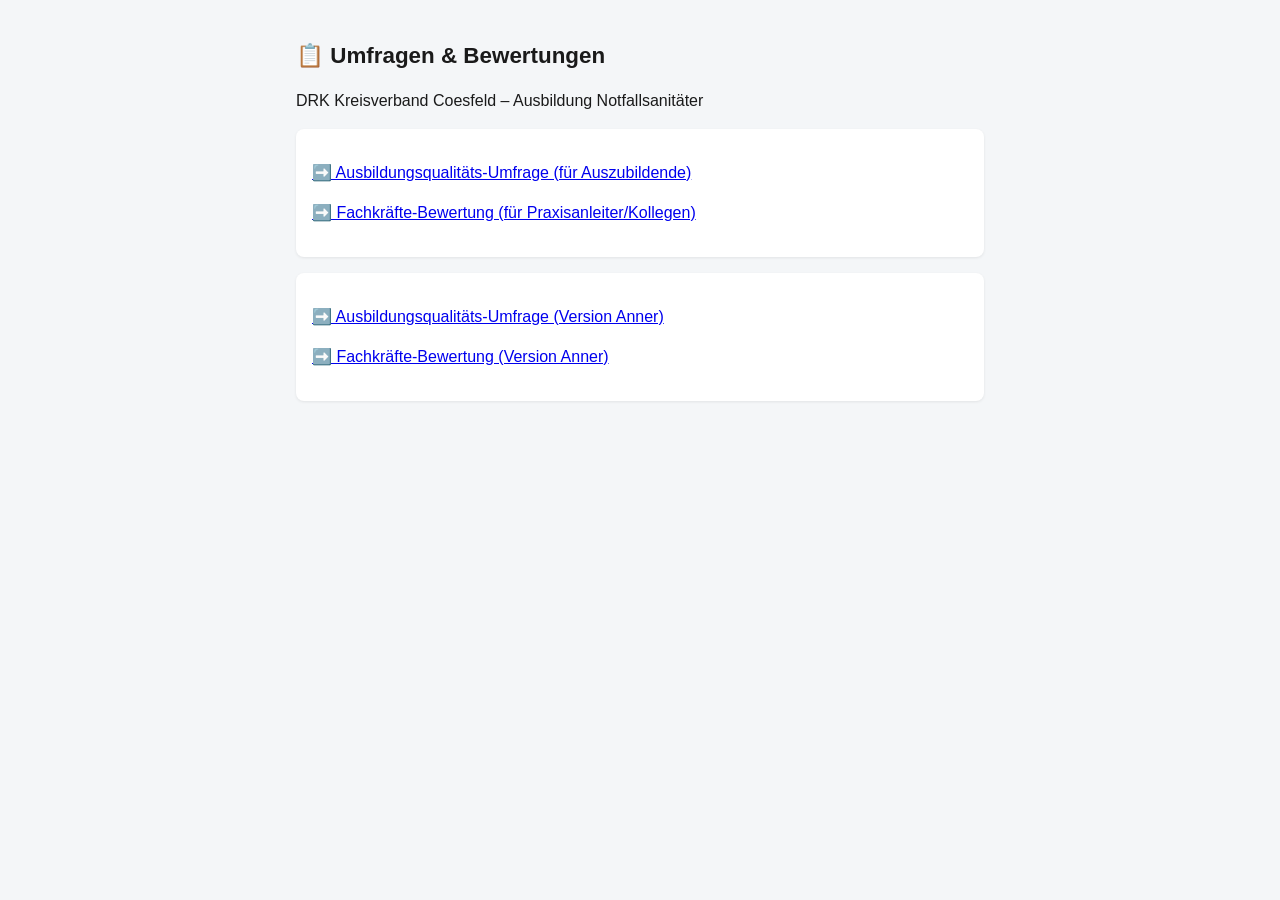
<file: index.html>
<!DOCTYPE html>
<html lang="de">
<head>
<meta charset="UTF-8">
<meta name="viewport" content="width=device-width, initial-scale=1.0">
<title>Umfragen – DRK Coesfeld</title>
<link rel="stylesheet" href="styles.css">
</head>
<body>
<h1>📋 Umfragen &amp; Bewertungen</h1>
<p>DRK Kreisverband Coesfeld – Ausbildung Notfallsanitäter</p>
<div class="meta">
  <p><a href="auszubildende-umfrage.html">➡️ Ausbildungsqualitäts-Umfrage (für Auszubildende)</a></p>
  <p><a href="fachkraefte-bewertung.html">➡️ Fachkräfte-Bewertung (für Praxisanleiter/Kollegen)</a></p>
</div>
<div class="meta">
  <p><a href="auszubildende-umfrage-anner.html">➡️ Ausbildungsqualitäts-Umfrage (Version Anner)</a></p>
  <p><a href="fachkraefte-bewertung-anner.html">➡️ Fachkräfte-Bewertung (Version Anner)</a></p>
</div>
</body>
</html>
</file>
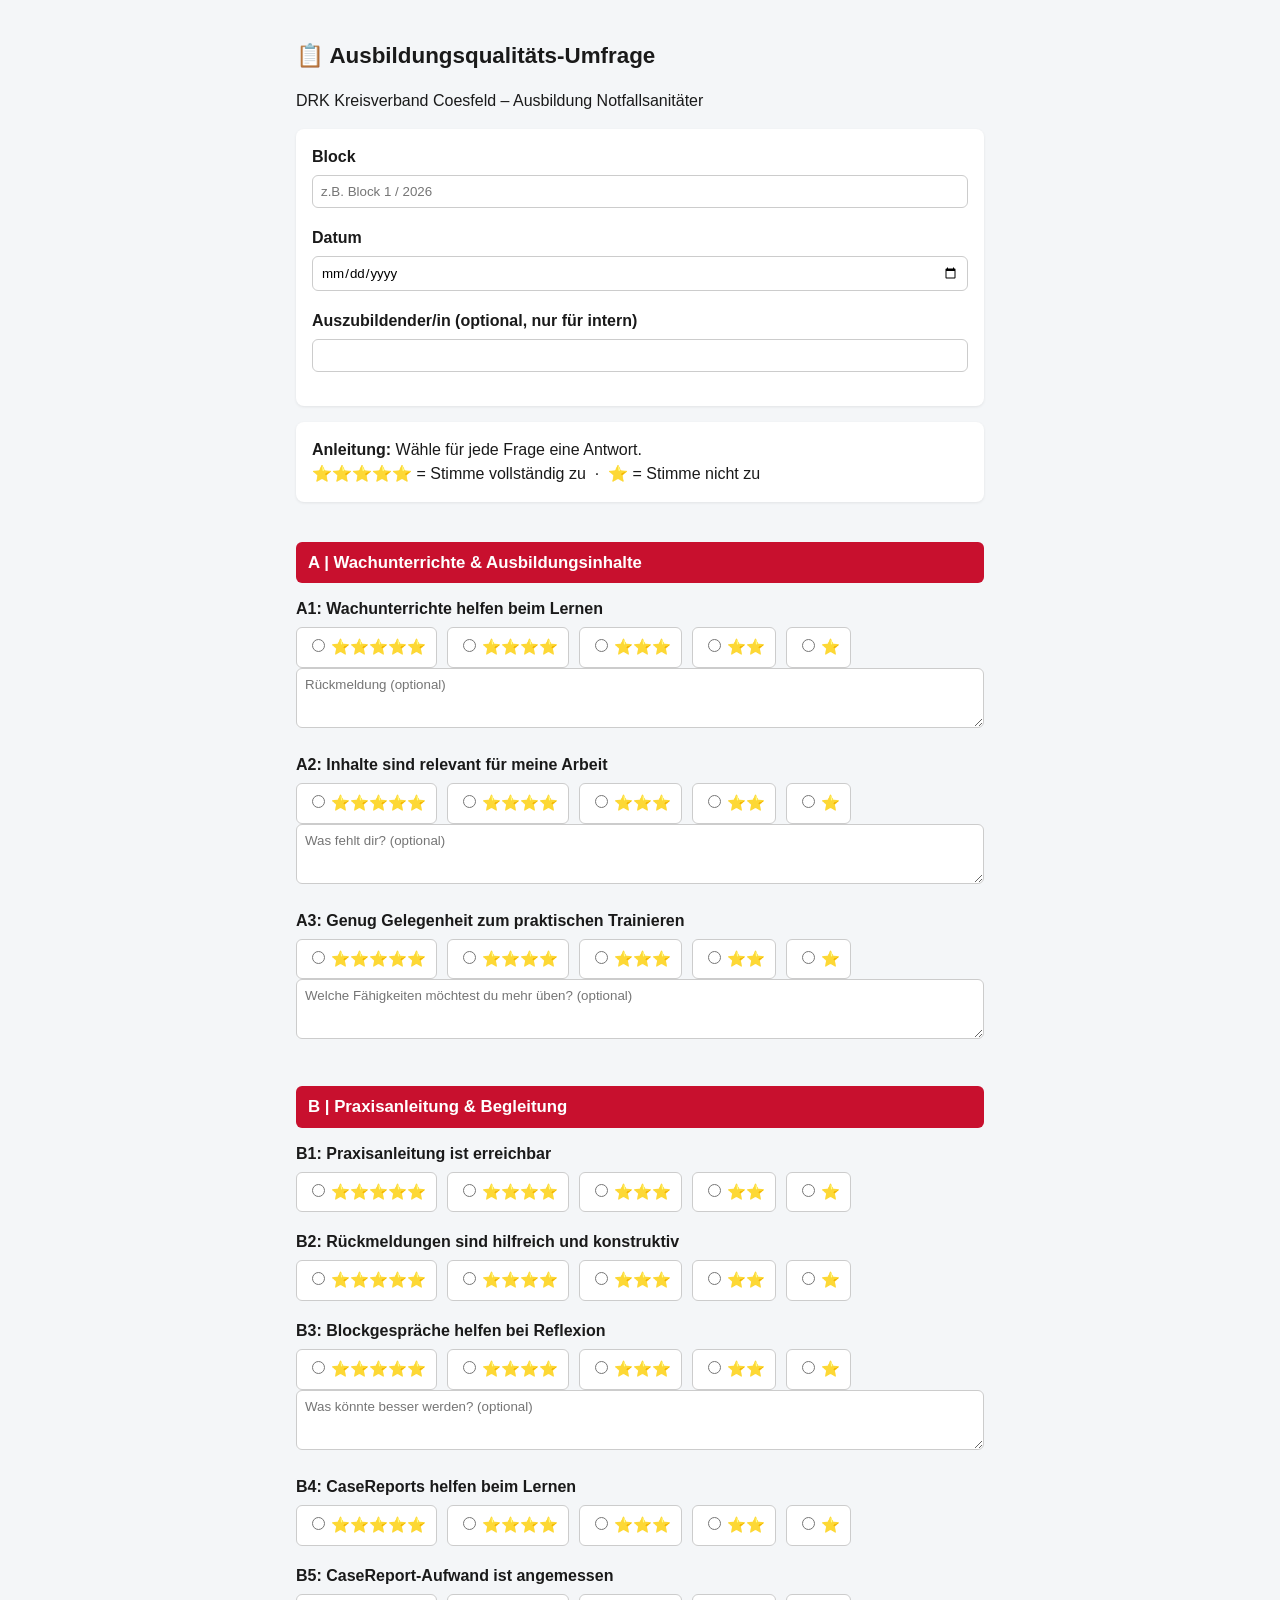
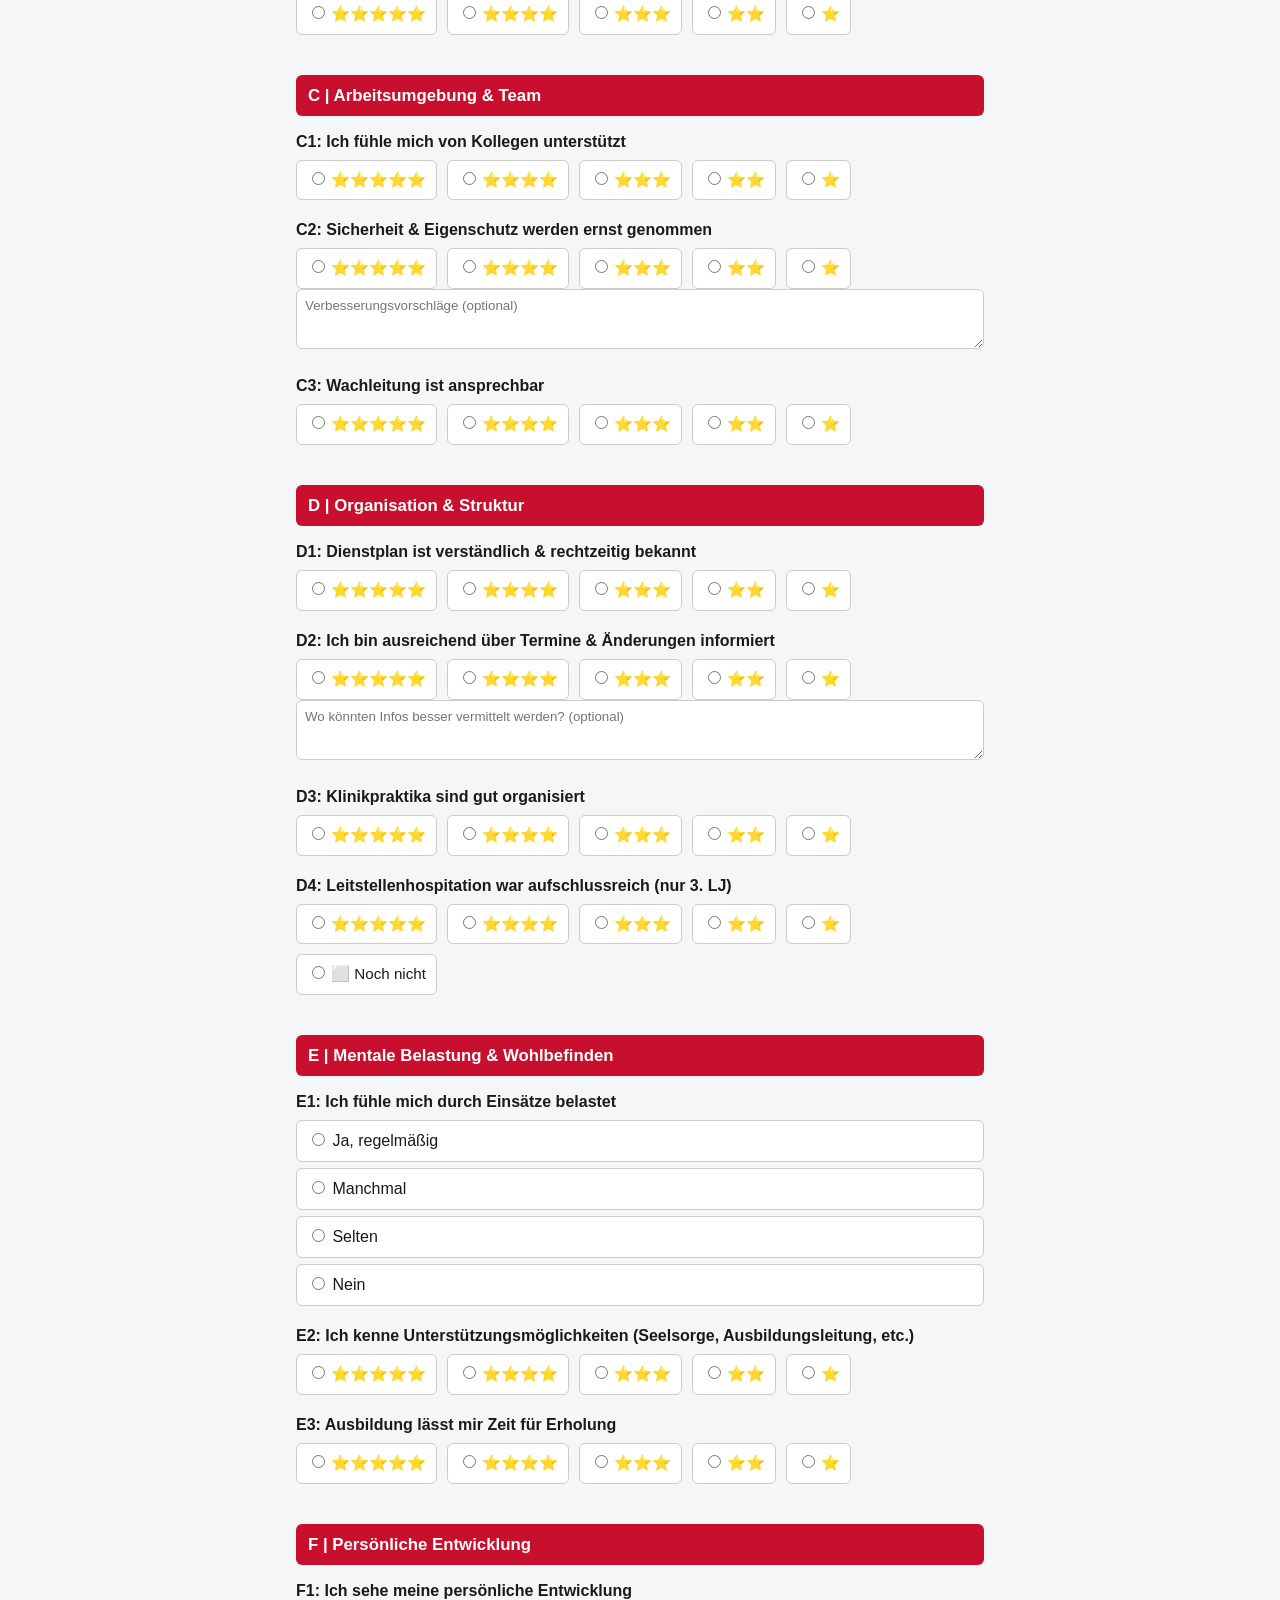
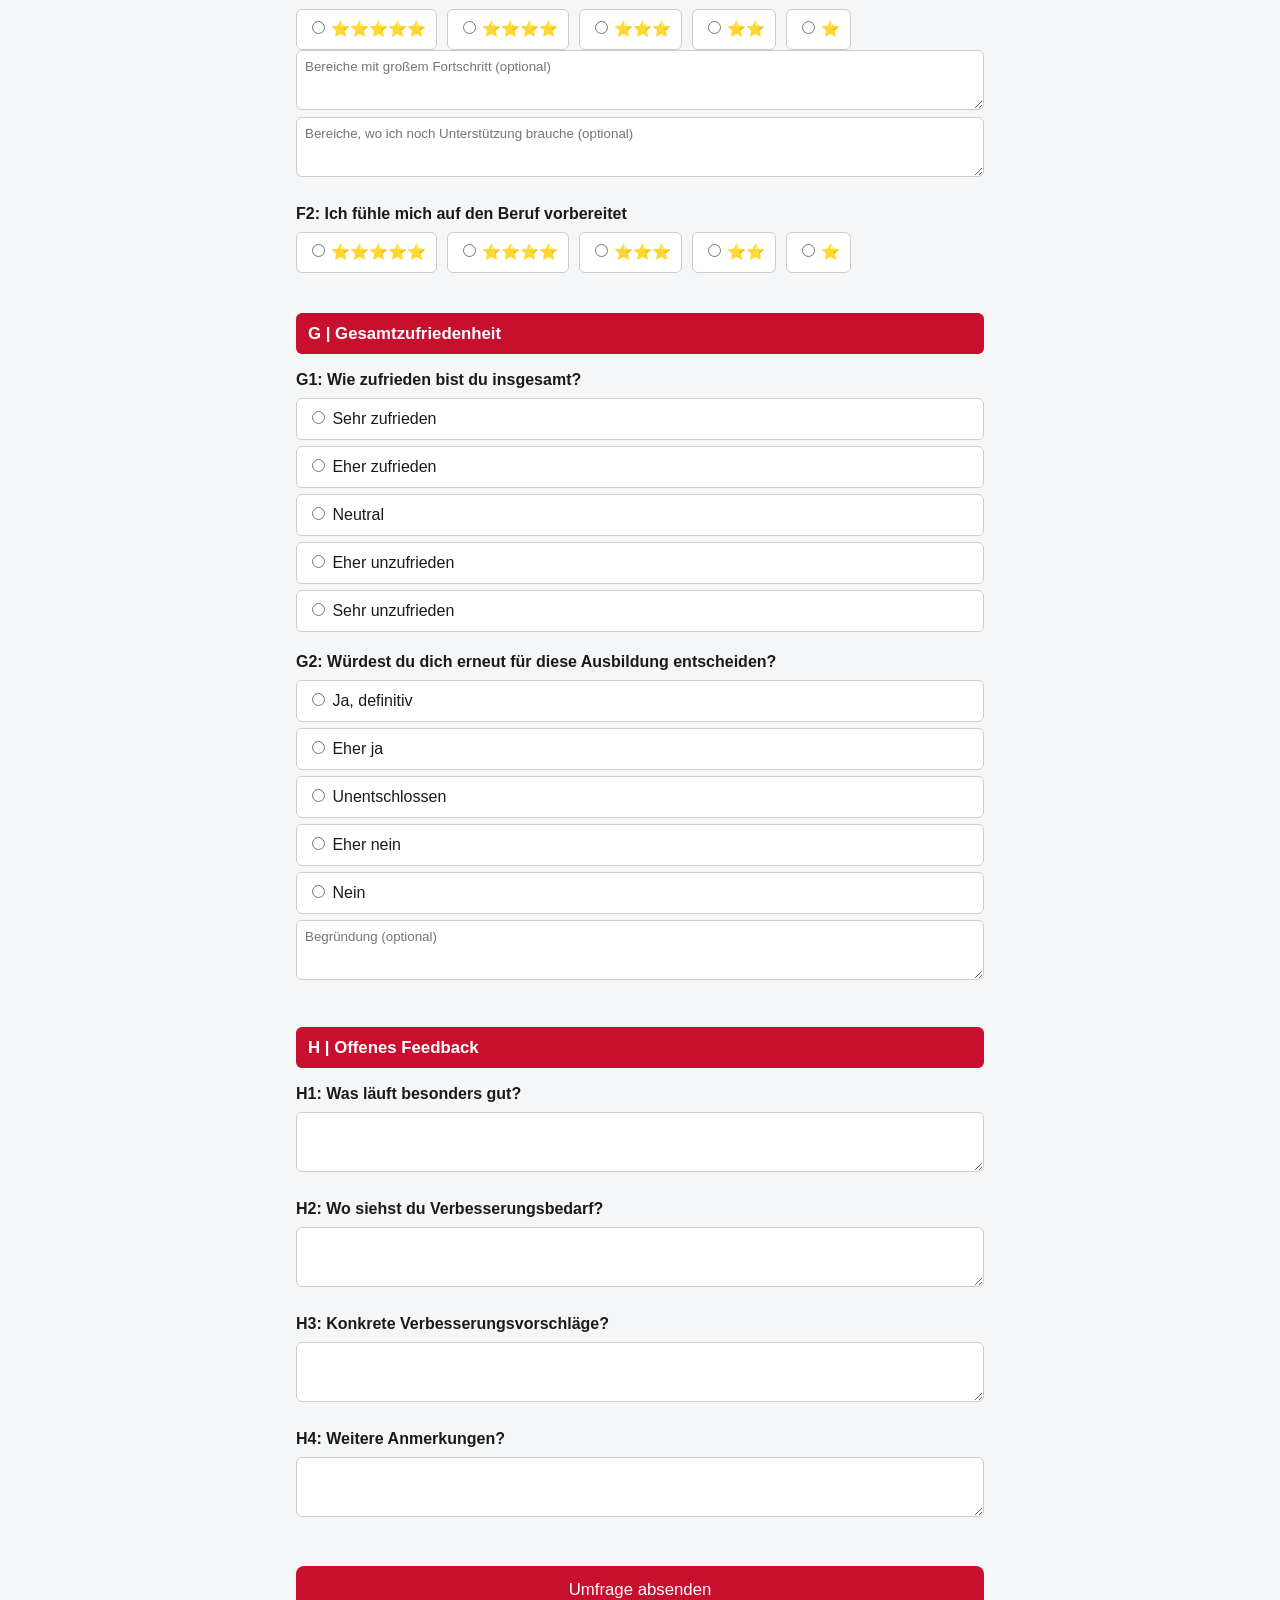
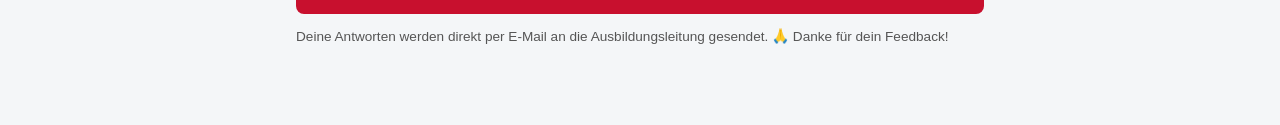
<file: auszubildende-umfrage-anner.html>
<!DOCTYPE html>
<html lang="de">
<head>
<meta charset="UTF-8">
<meta name="viewport" content="width=device-width, initial-scale=1.0">
<title>Ausbildungsqualitäts-Umfrage – DRK Coesfeld</title>
<link rel="stylesheet" href="styles.css">
</head>
<body>

<h1>📋 Ausbildungsqualitäts-Umfrage</h1>
<p>DRK Kreisverband Coesfeld – Ausbildung Notfallsanitäter</p>

<form action="https://formsubmit.co/a.peitzberg@drk-coe.de" method="POST">
  <!-- FormSubmit-Konfiguration -->
  <input type="hidden" name="_subject" value="Neue Auszubildenden-Umfrage">
  <input type="hidden" name="_template" value="table">
  <input type="hidden" name="_captcha" value="false">
  <input type="text" name="_honey" style="display:none">

  <div class="meta">
    <div class="field">
      <label class="q">Block</label>
      <input type="text" name="Block" placeholder="z.B. Block 1 / 2026" required>
    </div>
    <div class="field">
      <label class="q">Datum</label>
      <input type="date" name="Datum" required>
    </div>
    <div class="field">
      <label class="q">Auszubildender/in (optional, nur für intern)</label>
      <input type="text" name="Name (optional)">
    </div>
  </div>

  <div class="instructions">
    <strong>Anleitung:</strong> Wähle für jede Frage eine Antwort.<br>
    ⭐⭐⭐⭐⭐ = Stimme vollständig zu &nbsp;·&nbsp; ⭐ = Stimme nicht zu
  </div>

  <h2>A | Wachunterrichte &amp; Ausbildungsinhalte</h2>

  <div class="field">
    <label class="q">A1: Wachunterrichte helfen beim Lernen</label>
    <div class="stars">
      <label><input type="radio" name="A1 Wachunterrichte helfen beim Lernen" value="⭐⭐⭐⭐⭐" required>⭐⭐⭐⭐⭐</label>
      <label><input type="radio" name="A1 Wachunterrichte helfen beim Lernen" value="⭐⭐⭐⭐">⭐⭐⭐⭐</label>
      <label><input type="radio" name="A1 Wachunterrichte helfen beim Lernen" value="⭐⭐⭐">⭐⭐⭐</label>
      <label><input type="radio" name="A1 Wachunterrichte helfen beim Lernen" value="⭐⭐">⭐⭐</label>
      <label><input type="radio" name="A1 Wachunterrichte helfen beim Lernen" value="⭐">⭐</label>
    </div>
    <textarea name="A1 Rückmeldung" placeholder="Rückmeldung (optional)"></textarea>
  </div>

  <div class="field">
    <label class="q">A2: Inhalte sind relevant für meine Arbeit</label>
    <div class="stars">
      <label><input type="radio" name="A2 Inhalte relevant" value="⭐⭐⭐⭐⭐" required>⭐⭐⭐⭐⭐</label>
      <label><input type="radio" name="A2 Inhalte relevant" value="⭐⭐⭐⭐">⭐⭐⭐⭐</label>
      <label><input type="radio" name="A2 Inhalte relevant" value="⭐⭐⭐">⭐⭐⭐</label>
      <label><input type="radio" name="A2 Inhalte relevant" value="⭐⭐">⭐⭐</label>
      <label><input type="radio" name="A2 Inhalte relevant" value="⭐">⭐</label>
    </div>
    <textarea name="A2 Was fehlt dir" placeholder="Was fehlt dir? (optional)"></textarea>
  </div>

  <div class="field">
    <label class="q">A3: Genug Gelegenheit zum praktischen Trainieren</label>
    <div class="stars">
      <label><input type="radio" name="A3 Praktisches Trainieren" value="⭐⭐⭐⭐⭐" required>⭐⭐⭐⭐⭐</label>
      <label><input type="radio" name="A3 Praktisches Trainieren" value="⭐⭐⭐⭐">⭐⭐⭐⭐</label>
      <label><input type="radio" name="A3 Praktisches Trainieren" value="⭐⭐⭐">⭐⭐⭐</label>
      <label><input type="radio" name="A3 Praktisches Trainieren" value="⭐⭐">⭐⭐</label>
      <label><input type="radio" name="A3 Praktisches Trainieren" value="⭐">⭐</label>
    </div>
    <textarea name="A3 Welche Fähigkeiten mehr üben" placeholder="Welche Fähigkeiten möchtest du mehr üben? (optional)"></textarea>
  </div>

  <h2>B | Praxisanleitung &amp; Begleitung</h2>

  <div class="field">
    <label class="q">B1: Praxisanleitung ist erreichbar</label>
    <div class="stars">
      <label><input type="radio" name="B1 Praxisanleitung erreichbar" value="⭐⭐⭐⭐⭐" required>⭐⭐⭐⭐⭐</label>
      <label><input type="radio" name="B1 Praxisanleitung erreichbar" value="⭐⭐⭐⭐">⭐⭐⭐⭐</label>
      <label><input type="radio" name="B1 Praxisanleitung erreichbar" value="⭐⭐⭐">⭐⭐⭐</label>
      <label><input type="radio" name="B1 Praxisanleitung erreichbar" value="⭐⭐">⭐⭐</label>
      <label><input type="radio" name="B1 Praxisanleitung erreichbar" value="⭐">⭐</label>
    </div>
  </div>

  <div class="field">
    <label class="q">B2: Rückmeldungen sind hilfreich und konstruktiv</label>
    <div class="stars">
      <label><input type="radio" name="B2 Rückmeldungen hilfreich" value="⭐⭐⭐⭐⭐" required>⭐⭐⭐⭐⭐</label>
      <label><input type="radio" name="B2 Rückmeldungen hilfreich" value="⭐⭐⭐⭐">⭐⭐⭐⭐</label>
      <label><input type="radio" name="B2 Rückmeldungen hilfreich" value="⭐⭐⭐">⭐⭐⭐</label>
      <label><input type="radio" name="B2 Rückmeldungen hilfreich" value="⭐⭐">⭐⭐</label>
      <label><input type="radio" name="B2 Rückmeldungen hilfreich" value="⭐">⭐</label>
    </div>
  </div>

  <div class="field">
    <label class="q">B3: Blockgespräche helfen bei Reflexion</label>
    <div class="stars">
      <label><input type="radio" name="B3 Blockgespräche" value="⭐⭐⭐⭐⭐" required>⭐⭐⭐⭐⭐</label>
      <label><input type="radio" name="B3 Blockgespräche" value="⭐⭐⭐⭐">⭐⭐⭐⭐</label>
      <label><input type="radio" name="B3 Blockgespräche" value="⭐⭐⭐">⭐⭐⭐</label>
      <label><input type="radio" name="B3 Blockgespräche" value="⭐⭐">⭐⭐</label>
      <label><input type="radio" name="B3 Blockgespräche" value="⭐">⭐</label>
    </div>
    <textarea name="B3 Was könnte besser werden" placeholder="Was könnte besser werden? (optional)"></textarea>
  </div>

  <div class="field">
    <label class="q">B4: CaseReports helfen beim Lernen</label>
    <div class="stars">
      <label><input type="radio" name="B4 CaseReports helfen" value="⭐⭐⭐⭐⭐" required>⭐⭐⭐⭐⭐</label>
      <label><input type="radio" name="B4 CaseReports helfen" value="⭐⭐⭐⭐">⭐⭐⭐⭐</label>
      <label><input type="radio" name="B4 CaseReports helfen" value="⭐⭐⭐">⭐⭐⭐</label>
      <label><input type="radio" name="B4 CaseReports helfen" value="⭐⭐">⭐⭐</label>
      <label><input type="radio" name="B4 CaseReports helfen" value="⭐">⭐</label>
    </div>
  </div>

  <div class="field">
    <label class="q">B5: CaseReport-Aufwand ist angemessen</label>
    <div class="stars">
      <label><input type="radio" name="B5 CaseReport Aufwand" value="⭐⭐⭐⭐⭐" required>⭐⭐⭐⭐⭐</label>
      <label><input type="radio" name="B5 CaseReport Aufwand" value="⭐⭐⭐⭐">⭐⭐⭐⭐</label>
      <label><input type="radio" name="B5 CaseReport Aufwand" value="⭐⭐⭐">⭐⭐⭐</label>
      <label><input type="radio" name="B5 CaseReport Aufwand" value="⭐⭐">⭐⭐</label>
      <label><input type="radio" name="B5 CaseReport Aufwand" value="⭐">⭐</label>
    </div>
  </div>

  <h2>C | Arbeitsumgebung &amp; Team</h2>

  <div class="field">
    <label class="q">C1: Ich fühle mich von Kollegen unterstützt</label>
    <div class="stars">
      <label><input type="radio" name="C1 Kollegen unterstützt" value="⭐⭐⭐⭐⭐" required>⭐⭐⭐⭐⭐</label>
      <label><input type="radio" name="C1 Kollegen unterstützt" value="⭐⭐⭐⭐">⭐⭐⭐⭐</label>
      <label><input type="radio" name="C1 Kollegen unterstützt" value="⭐⭐⭐">⭐⭐⭐</label>
      <label><input type="radio" name="C1 Kollegen unterstützt" value="⭐⭐">⭐⭐</label>
      <label><input type="radio" name="C1 Kollegen unterstützt" value="⭐">⭐</label>
    </div>
  </div>

  <div class="field">
    <label class="q">C2: Sicherheit &amp; Eigenschutz werden ernst genommen</label>
    <div class="stars">
      <label><input type="radio" name="C2 Sicherheit Eigenschutz" value="⭐⭐⭐⭐⭐" required>⭐⭐⭐⭐⭐</label>
      <label><input type="radio" name="C2 Sicherheit Eigenschutz" value="⭐⭐⭐⭐">⭐⭐⭐⭐</label>
      <label><input type="radio" name="C2 Sicherheit Eigenschutz" value="⭐⭐⭐">⭐⭐⭐</label>
      <label><input type="radio" name="C2 Sicherheit Eigenschutz" value="⭐⭐">⭐⭐</label>
      <label><input type="radio" name="C2 Sicherheit Eigenschutz" value="⭐">⭐</label>
    </div>
    <textarea name="C2 Verbesserungsvorschläge" placeholder="Verbesserungsvorschläge (optional)"></textarea>
  </div>

  <div class="field">
    <label class="q">C3: Wachleitung ist ansprechbar</label>
    <div class="stars">
      <label><input type="radio" name="C3 Wachleitung ansprechbar" value="⭐⭐⭐⭐⭐" required>⭐⭐⭐⭐⭐</label>
      <label><input type="radio" name="C3 Wachleitung ansprechbar" value="⭐⭐⭐⭐">⭐⭐⭐⭐</label>
      <label><input type="radio" name="C3 Wachleitung ansprechbar" value="⭐⭐⭐">⭐⭐⭐</label>
      <label><input type="radio" name="C3 Wachleitung ansprechbar" value="⭐⭐">⭐⭐</label>
      <label><input type="radio" name="C3 Wachleitung ansprechbar" value="⭐">⭐</label>
    </div>
  </div>

  <h2>D | Organisation &amp; Struktur</h2>

  <div class="field">
    <label class="q">D1: Dienstplan ist verständlich &amp; rechtzeitig bekannt</label>
    <div class="stars">
      <label><input type="radio" name="D1 Dienstplan" value="⭐⭐⭐⭐⭐" required>⭐⭐⭐⭐⭐</label>
      <label><input type="radio" name="D1 Dienstplan" value="⭐⭐⭐⭐">⭐⭐⭐⭐</label>
      <label><input type="radio" name="D1 Dienstplan" value="⭐⭐⭐">⭐⭐⭐</label>
      <label><input type="radio" name="D1 Dienstplan" value="⭐⭐">⭐⭐</label>
      <label><input type="radio" name="D1 Dienstplan" value="⭐">⭐</label>
    </div>
  </div>

  <div class="field">
    <label class="q">D2: Ich bin ausreichend über Termine &amp; Änderungen informiert</label>
    <div class="stars">
      <label><input type="radio" name="D2 Termine informiert" value="⭐⭐⭐⭐⭐" required>⭐⭐⭐⭐⭐</label>
      <label><input type="radio" name="D2 Termine informiert" value="⭐⭐⭐⭐">⭐⭐⭐⭐</label>
      <label><input type="radio" name="D2 Termine informiert" value="⭐⭐⭐">⭐⭐⭐</label>
      <label><input type="radio" name="D2 Termine informiert" value="⭐⭐">⭐⭐</label>
      <label><input type="radio" name="D2 Termine informiert" value="⭐">⭐</label>
    </div>
    <textarea name="D2 Wo besser vermitteln" placeholder="Wo könnten Infos besser vermittelt werden? (optional)"></textarea>
  </div>

  <div class="field">
    <label class="q">D3: Klinikpraktika sind gut organisiert</label>
    <div class="stars">
      <label><input type="radio" name="D3 Klinikpraktika" value="⭐⭐⭐⭐⭐" required>⭐⭐⭐⭐⭐</label>
      <label><input type="radio" name="D3 Klinikpraktika" value="⭐⭐⭐⭐">⭐⭐⭐⭐</label>
      <label><input type="radio" name="D3 Klinikpraktika" value="⭐⭐⭐">⭐⭐⭐</label>
      <label><input type="radio" name="D3 Klinikpraktika" value="⭐⭐">⭐⭐</label>
      <label><input type="radio" name="D3 Klinikpraktika" value="⭐">⭐</label>
    </div>
  </div>

  <div class="field">
    <label class="q">D4: Leitstellenhospitation war aufschlussreich (nur 3. LJ)</label>
    <div class="stars">
      <label><input type="radio" name="D4 Leitstellenhospitation" value="⭐⭐⭐⭐⭐">⭐⭐⭐⭐⭐</label>
      <label><input type="radio" name="D4 Leitstellenhospitation" value="⭐⭐⭐⭐">⭐⭐⭐⭐</label>
      <label><input type="radio" name="D4 Leitstellenhospitation" value="⭐⭐⭐">⭐⭐⭐</label>
      <label><input type="radio" name="D4 Leitstellenhospitation" value="⭐⭐">⭐⭐</label>
      <label><input type="radio" name="D4 Leitstellenhospitation" value="⭐">⭐</label>
      <label><input type="radio" name="D4 Leitstellenhospitation" value="Noch nicht">⬜ Noch nicht</label>
    </div>
  </div>

  <h2>E | Mentale Belastung &amp; Wohlbefinden</h2>

  <div class="field">
    <label class="q">E1: Ich fühle mich durch Einsätze belastet</label>
    <div class="status-options">
      <label><input type="radio" name="E1 Einsätze belastet" value="Ja, regelmäßig" required> Ja, regelmäßig</label>
      <label><input type="radio" name="E1 Einsätze belastet" value="Manchmal"> Manchmal</label>
      <label><input type="radio" name="E1 Einsätze belastet" value="Selten"> Selten</label>
      <label><input type="radio" name="E1 Einsätze belastet" value="Nein"> Nein</label>
    </div>
  </div>

  <div class="field">
    <label class="q">E2: Ich kenne Unterstützungsmöglichkeiten (Seelsorge, Ausbildungsleitung, etc.)</label>
    <div class="stars">
      <label><input type="radio" name="E2 Unterstützungsmöglichkeiten bekannt" value="⭐⭐⭐⭐⭐" required>⭐⭐⭐⭐⭐</label>
      <label><input type="radio" name="E2 Unterstützungsmöglichkeiten bekannt" value="⭐⭐⭐⭐">⭐⭐⭐⭐</label>
      <label><input type="radio" name="E2 Unterstützungsmöglichkeiten bekannt" value="⭐⭐⭐">⭐⭐⭐</label>
      <label><input type="radio" name="E2 Unterstützungsmöglichkeiten bekannt" value="⭐⭐">⭐⭐</label>
      <label><input type="radio" name="E2 Unterstützungsmöglichkeiten bekannt" value="⭐">⭐</label>
    </div>
  </div>

  <div class="field">
    <label class="q">E3: Ausbildung lässt mir Zeit für Erholung</label>
    <div class="stars">
      <label><input type="radio" name="E3 Zeit für Erholung" value="⭐⭐⭐⭐⭐" required>⭐⭐⭐⭐⭐</label>
      <label><input type="radio" name="E3 Zeit für Erholung" value="⭐⭐⭐⭐">⭐⭐⭐⭐</label>
      <label><input type="radio" name="E3 Zeit für Erholung" value="⭐⭐⭐">⭐⭐⭐</label>
      <label><input type="radio" name="E3 Zeit für Erholung" value="⭐⭐">⭐⭐</label>
      <label><input type="radio" name="E3 Zeit für Erholung" value="⭐">⭐</label>
    </div>
  </div>

  <h2>F | Persönliche Entwicklung</h2>

  <div class="field">
    <label class="q">F1: Ich sehe meine persönliche Entwicklung</label>
    <div class="stars">
      <label><input type="radio" name="F1 Persönliche Entwicklung" value="⭐⭐⭐⭐⭐" required>⭐⭐⭐⭐⭐</label>
      <label><input type="radio" name="F1 Persönliche Entwicklung" value="⭐⭐⭐⭐">⭐⭐⭐⭐</label>
      <label><input type="radio" name="F1 Persönliche Entwicklung" value="⭐⭐⭐">⭐⭐⭐</label>
      <label><input type="radio" name="F1 Persönliche Entwicklung" value="⭐⭐">⭐⭐</label>
      <label><input type="radio" name="F1 Persönliche Entwicklung" value="⭐">⭐</label>
    </div>
    <textarea name="F1 Fortschritt Bereiche" placeholder="Bereiche mit großem Fortschritt (optional)"></textarea>
    <textarea name="F1 Unterstützung nötig" placeholder="Bereiche, wo ich noch Unterstützung brauche (optional)"></textarea>
  </div>

  <div class="field">
    <label class="q">F2: Ich fühle mich auf den Beruf vorbereitet</label>
    <div class="stars">
      <label><input type="radio" name="F2 Auf Beruf vorbereitet" value="⭐⭐⭐⭐⭐" required>⭐⭐⭐⭐⭐</label>
      <label><input type="radio" name="F2 Auf Beruf vorbereitet" value="⭐⭐⭐⭐">⭐⭐⭐⭐</label>
      <label><input type="radio" name="F2 Auf Beruf vorbereitet" value="⭐⭐⭐">⭐⭐⭐</label>
      <label><input type="radio" name="F2 Auf Beruf vorbereitet" value="⭐⭐">⭐⭐</label>
      <label><input type="radio" name="F2 Auf Beruf vorbereitet" value="⭐">⭐</label>
    </div>
  </div>

  <h2>G | Gesamtzufriedenheit</h2>

  <div class="field">
    <label class="q">G1: Wie zufrieden bist du insgesamt?</label>
    <div class="status-options">
      <label><input type="radio" name="G1 Gesamtzufriedenheit" value="Sehr zufrieden" required> Sehr zufrieden</label>
      <label><input type="radio" name="G1 Gesamtzufriedenheit" value="Eher zufrieden"> Eher zufrieden</label>
      <label><input type="radio" name="G1 Gesamtzufriedenheit" value="Neutral"> Neutral</label>
      <label><input type="radio" name="G1 Gesamtzufriedenheit" value="Eher unzufrieden"> Eher unzufrieden</label>
      <label><input type="radio" name="G1 Gesamtzufriedenheit" value="Sehr unzufrieden"> Sehr unzufrieden</label>
    </div>
  </div>

  <div class="field">
    <label class="q">G2: Würdest du dich erneut für diese Ausbildung entscheiden?</label>
    <div class="status-options">
      <label><input type="radio" name="G2 Erneut entscheiden" value="Ja, definitiv" required> Ja, definitiv</label>
      <label><input type="radio" name="G2 Erneut entscheiden" value="Eher ja"> Eher ja</label>
      <label><input type="radio" name="G2 Erneut entscheiden" value="Unentschlossen"> Unentschlossen</label>
      <label><input type="radio" name="G2 Erneut entscheiden" value="Eher nein"> Eher nein</label>
      <label><input type="radio" name="G2 Erneut entscheiden" value="Nein"> Nein</label>
    </div>
    <textarea name="G2 Begründung" placeholder="Begründung (optional)"></textarea>
  </div>

  <h2>H | Offenes Feedback</h2>

  <div class="field">
    <label class="q">H1: Was läuft besonders gut?</label>
    <textarea name="H1 Was läuft gut"></textarea>
  </div>
  <div class="field">
    <label class="q">H2: Wo siehst du Verbesserungsbedarf?</label>
    <textarea name="H2 Verbesserungsbedarf"></textarea>
  </div>
  <div class="field">
    <label class="q">H3: Konkrete Verbesserungsvorschläge?</label>
    <textarea name="H3 Verbesserungsvorschläge"></textarea>
  </div>
  <div class="field">
    <label class="q">H4: Weitere Anmerkungen?</label>
    <textarea name="H4 Anmerkungen"></textarea>
  </div>

  <button type="submit">Umfrage absenden</button>
  <p class="hint">Deine Antworten werden direkt per E-Mail an die Ausbildungsleitung gesendet. 🙏 Danke für dein Feedback!</p>
</form>

</body>
</html>
</file>
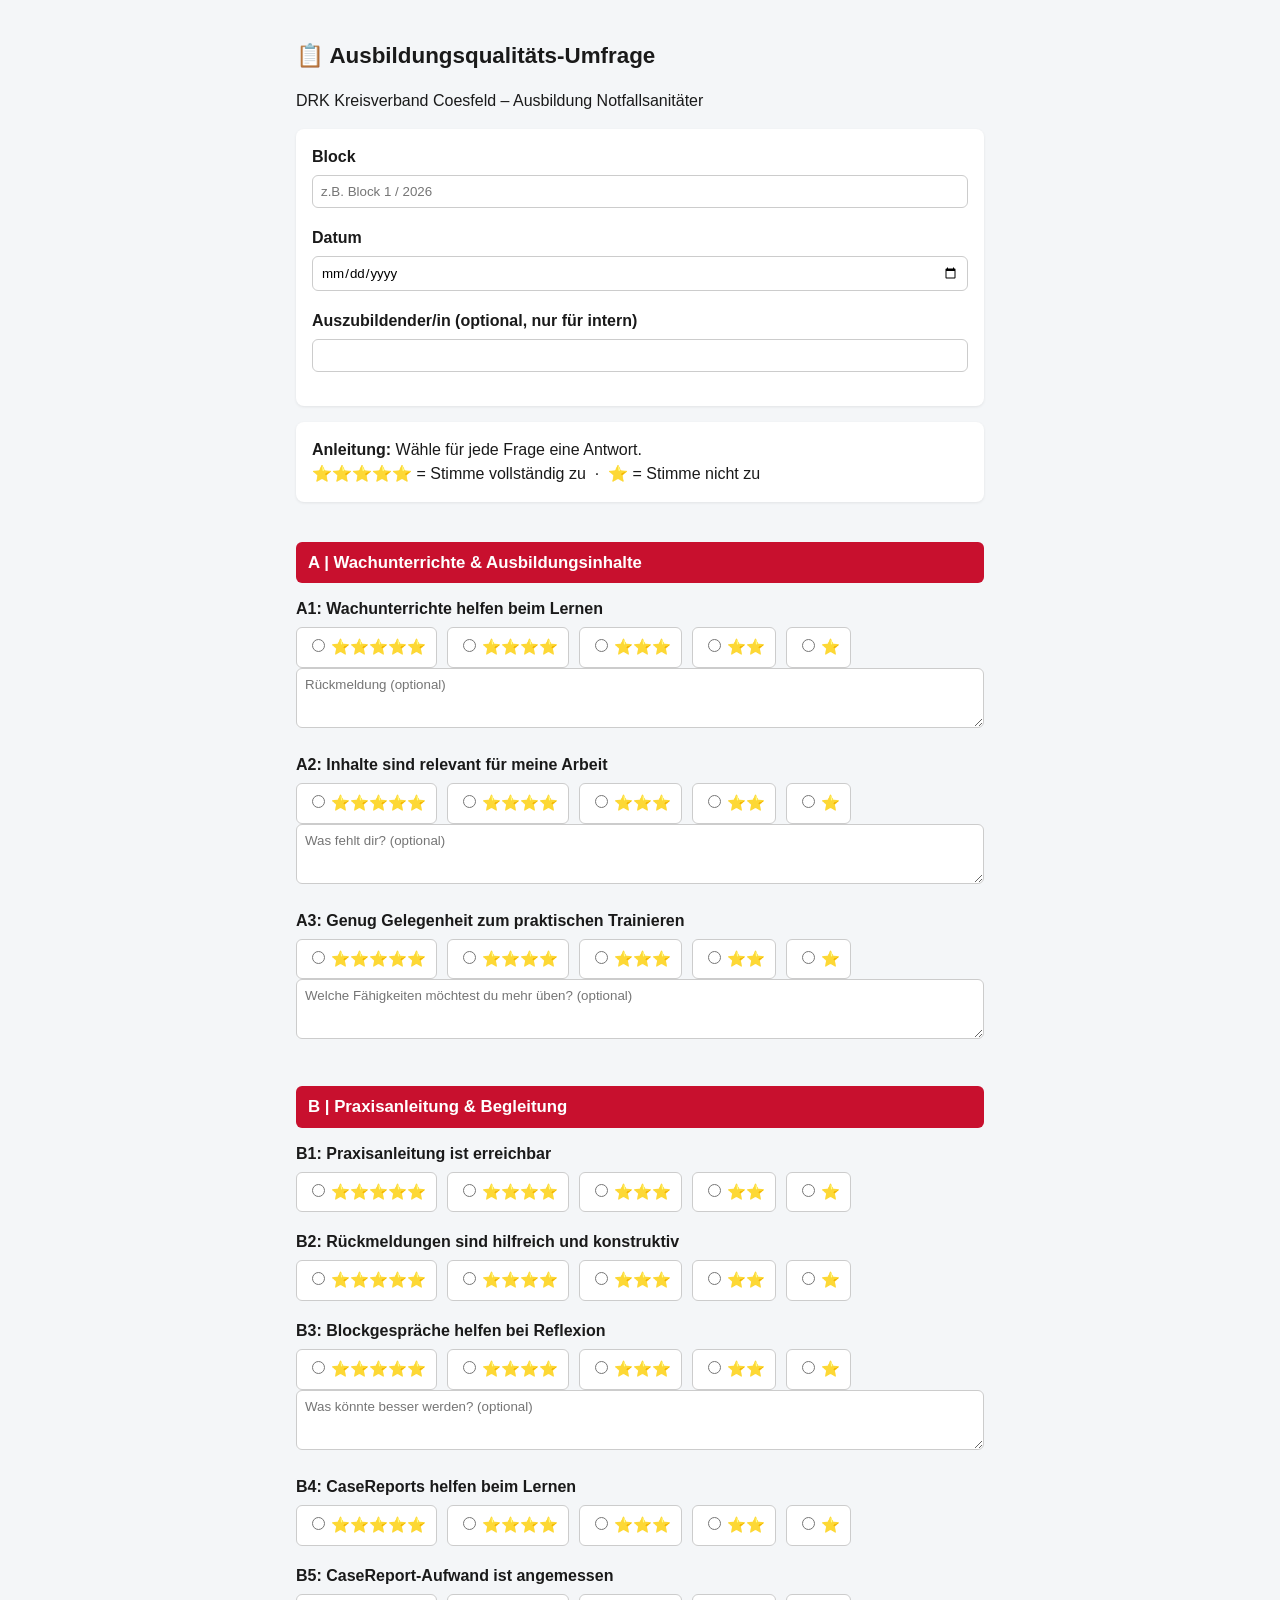
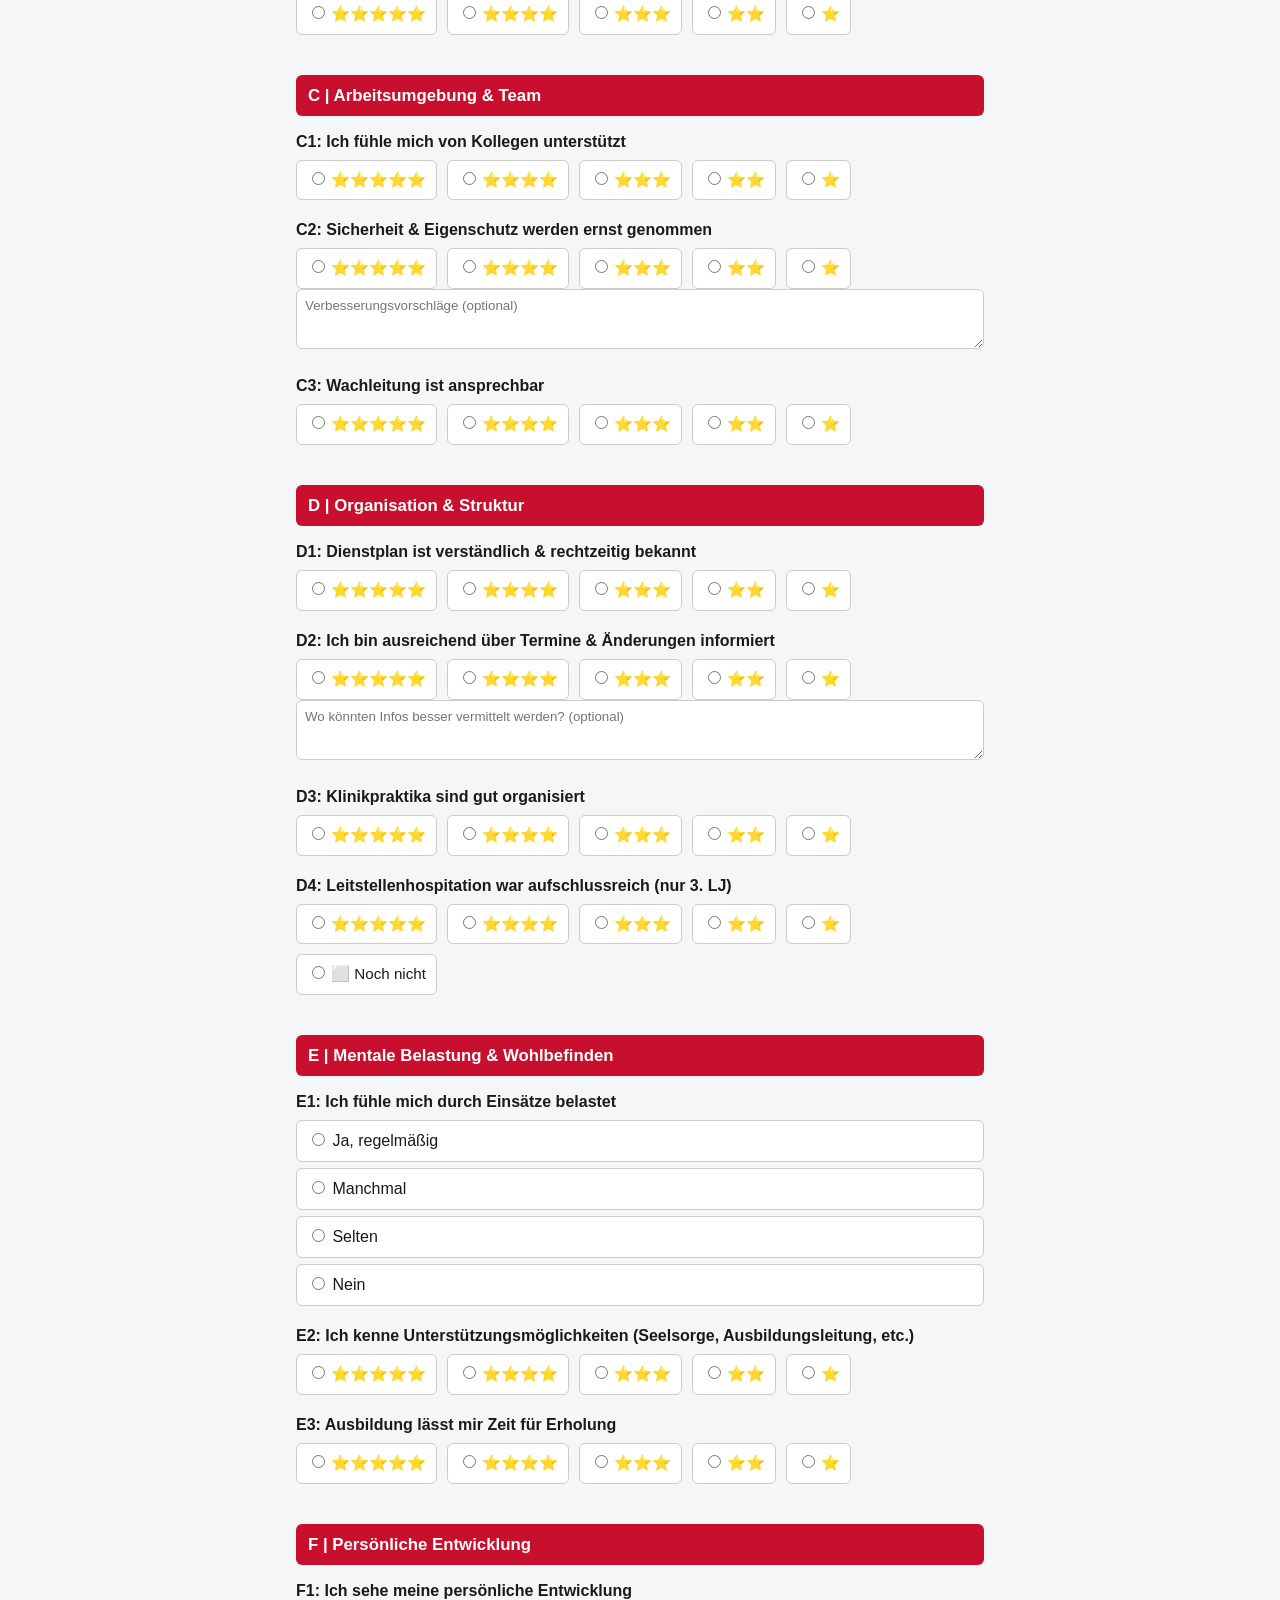
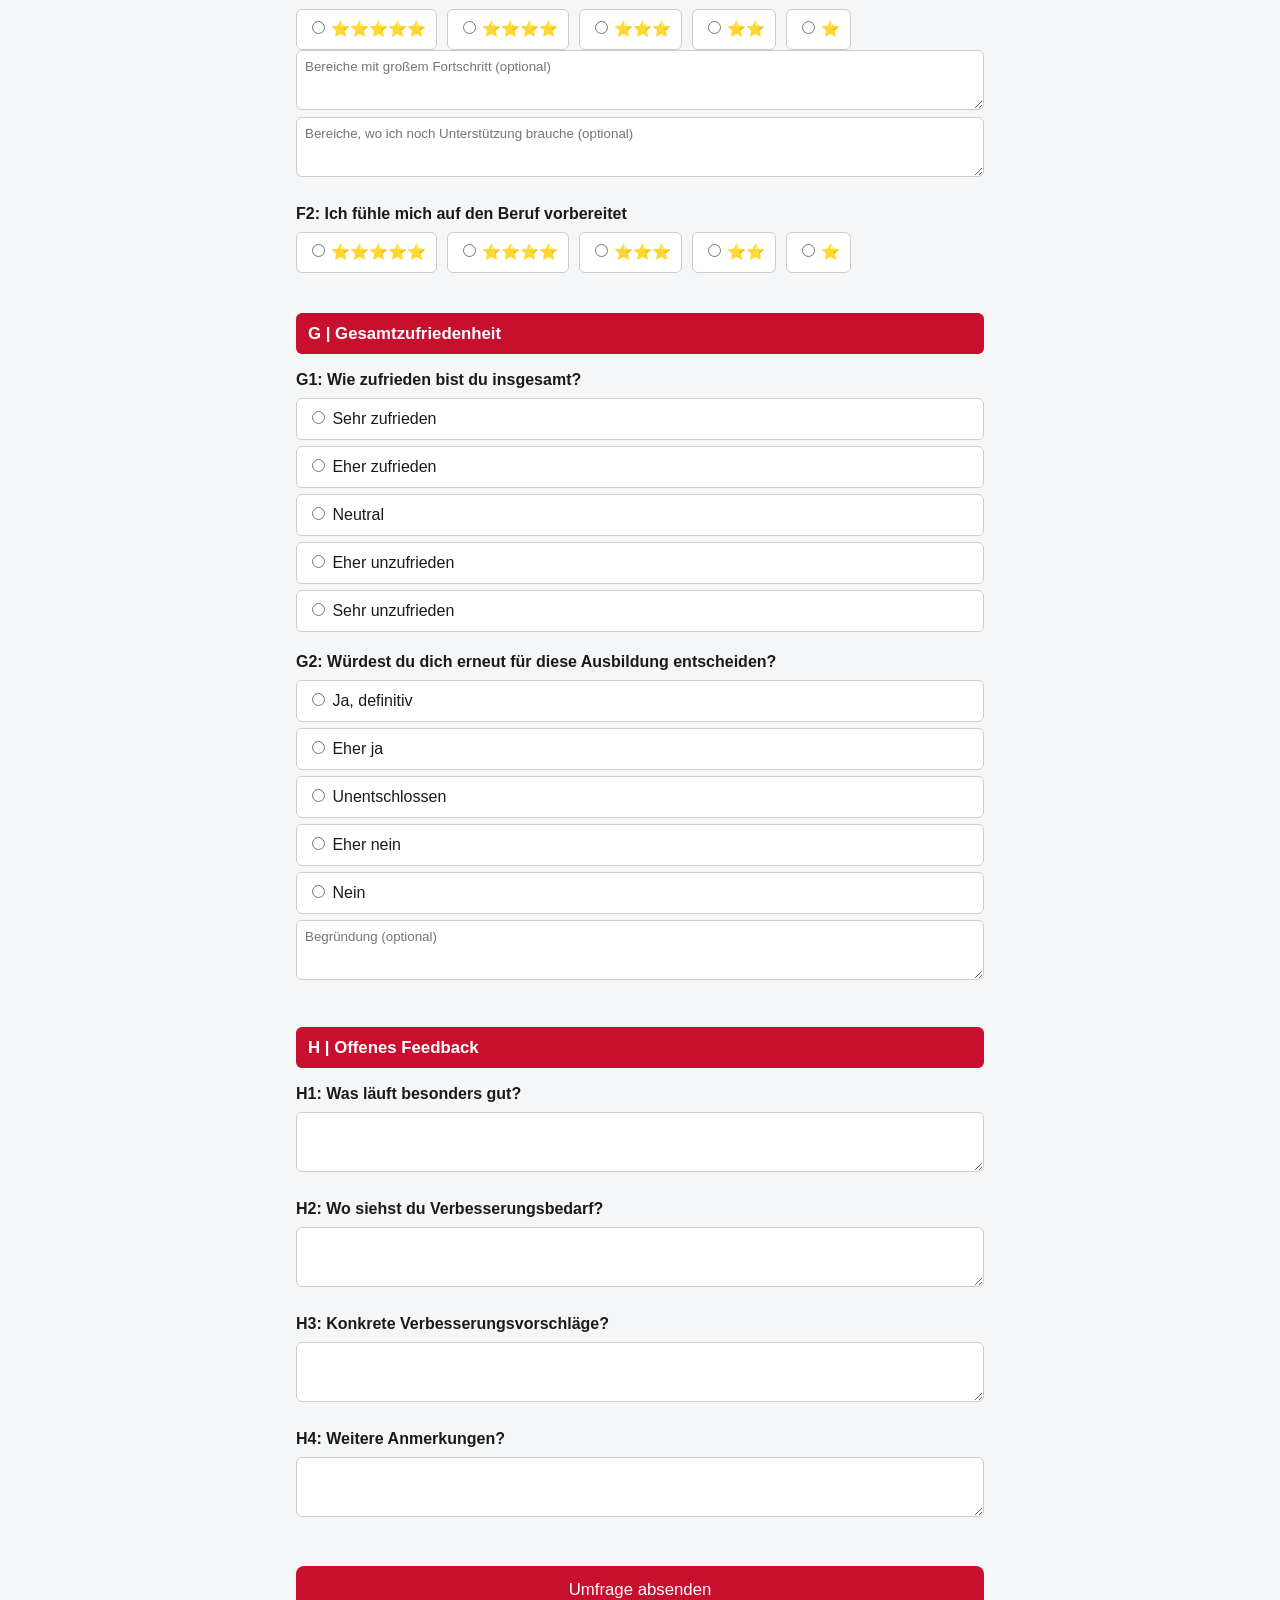
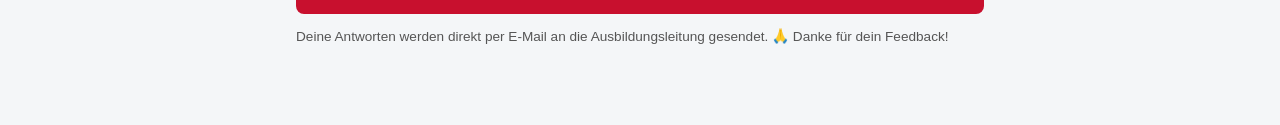
<file: auszubildende-umfrage.html>
<!DOCTYPE html>
<html lang="de">
<head>
<meta charset="UTF-8">
<meta name="viewport" content="width=device-width, initial-scale=1.0">
<title>Ausbildungsqualitäts-Umfrage – DRK Coesfeld</title>
<link rel="stylesheet" href="styles.css">
</head>
<body>

<h1>📋 Ausbildungsqualitäts-Umfrage</h1>
<p>DRK Kreisverband Coesfeld – Ausbildung Notfallsanitäter</p>

<form action="https://formsubmit.co/poschmann.jan@gmail.com" method="POST">
  <!-- FormSubmit-Konfiguration -->
  <input type="hidden" name="_subject" value="Neue Auszubildenden-Umfrage">
  <input type="hidden" name="_template" value="table">
  <input type="hidden" name="_captcha" value="false">
  <input type="text" name="_honey" style="display:none">

  <div class="meta">
    <div class="field">
      <label class="q">Block</label>
      <input type="text" name="Block" placeholder="z.B. Block 1 / 2026" required>
    </div>
    <div class="field">
      <label class="q">Datum</label>
      <input type="date" name="Datum" required>
    </div>
    <div class="field">
      <label class="q">Auszubildender/in (optional, nur für intern)</label>
      <input type="text" name="Name (optional)">
    </div>
  </div>

  <div class="instructions">
    <strong>Anleitung:</strong> Wähle für jede Frage eine Antwort.<br>
    ⭐⭐⭐⭐⭐ = Stimme vollständig zu &nbsp;·&nbsp; ⭐ = Stimme nicht zu
  </div>

  <h2>A | Wachunterrichte &amp; Ausbildungsinhalte</h2>

  <div class="field">
    <label class="q">A1: Wachunterrichte helfen beim Lernen</label>
    <div class="stars">
      <label><input type="radio" name="A1 Wachunterrichte helfen beim Lernen" value="⭐⭐⭐⭐⭐" required>⭐⭐⭐⭐⭐</label>
      <label><input type="radio" name="A1 Wachunterrichte helfen beim Lernen" value="⭐⭐⭐⭐">⭐⭐⭐⭐</label>
      <label><input type="radio" name="A1 Wachunterrichte helfen beim Lernen" value="⭐⭐⭐">⭐⭐⭐</label>
      <label><input type="radio" name="A1 Wachunterrichte helfen beim Lernen" value="⭐⭐">⭐⭐</label>
      <label><input type="radio" name="A1 Wachunterrichte helfen beim Lernen" value="⭐">⭐</label>
    </div>
    <textarea name="A1 Rückmeldung" placeholder="Rückmeldung (optional)"></textarea>
  </div>

  <div class="field">
    <label class="q">A2: Inhalte sind relevant für meine Arbeit</label>
    <div class="stars">
      <label><input type="radio" name="A2 Inhalte relevant" value="⭐⭐⭐⭐⭐" required>⭐⭐⭐⭐⭐</label>
      <label><input type="radio" name="A2 Inhalte relevant" value="⭐⭐⭐⭐">⭐⭐⭐⭐</label>
      <label><input type="radio" name="A2 Inhalte relevant" value="⭐⭐⭐">⭐⭐⭐</label>
      <label><input type="radio" name="A2 Inhalte relevant" value="⭐⭐">⭐⭐</label>
      <label><input type="radio" name="A2 Inhalte relevant" value="⭐">⭐</label>
    </div>
    <textarea name="A2 Was fehlt dir" placeholder="Was fehlt dir? (optional)"></textarea>
  </div>

  <div class="field">
    <label class="q">A3: Genug Gelegenheit zum praktischen Trainieren</label>
    <div class="stars">
      <label><input type="radio" name="A3 Praktisches Trainieren" value="⭐⭐⭐⭐⭐" required>⭐⭐⭐⭐⭐</label>
      <label><input type="radio" name="A3 Praktisches Trainieren" value="⭐⭐⭐⭐">⭐⭐⭐⭐</label>
      <label><input type="radio" name="A3 Praktisches Trainieren" value="⭐⭐⭐">⭐⭐⭐</label>
      <label><input type="radio" name="A3 Praktisches Trainieren" value="⭐⭐">⭐⭐</label>
      <label><input type="radio" name="A3 Praktisches Trainieren" value="⭐">⭐</label>
    </div>
    <textarea name="A3 Welche Fähigkeiten mehr üben" placeholder="Welche Fähigkeiten möchtest du mehr üben? (optional)"></textarea>
  </div>

  <h2>B | Praxisanleitung &amp; Begleitung</h2>

  <div class="field">
    <label class="q">B1: Praxisanleitung ist erreichbar</label>
    <div class="stars">
      <label><input type="radio" name="B1 Praxisanleitung erreichbar" value="⭐⭐⭐⭐⭐" required>⭐⭐⭐⭐⭐</label>
      <label><input type="radio" name="B1 Praxisanleitung erreichbar" value="⭐⭐⭐⭐">⭐⭐⭐⭐</label>
      <label><input type="radio" name="B1 Praxisanleitung erreichbar" value="⭐⭐⭐">⭐⭐⭐</label>
      <label><input type="radio" name="B1 Praxisanleitung erreichbar" value="⭐⭐">⭐⭐</label>
      <label><input type="radio" name="B1 Praxisanleitung erreichbar" value="⭐">⭐</label>
    </div>
  </div>

  <div class="field">
    <label class="q">B2: Rückmeldungen sind hilfreich und konstruktiv</label>
    <div class="stars">
      <label><input type="radio" name="B2 Rückmeldungen hilfreich" value="⭐⭐⭐⭐⭐" required>⭐⭐⭐⭐⭐</label>
      <label><input type="radio" name="B2 Rückmeldungen hilfreich" value="⭐⭐⭐⭐">⭐⭐⭐⭐</label>
      <label><input type="radio" name="B2 Rückmeldungen hilfreich" value="⭐⭐⭐">⭐⭐⭐</label>
      <label><input type="radio" name="B2 Rückmeldungen hilfreich" value="⭐⭐">⭐⭐</label>
      <label><input type="radio" name="B2 Rückmeldungen hilfreich" value="⭐">⭐</label>
    </div>
  </div>

  <div class="field">
    <label class="q">B3: Blockgespräche helfen bei Reflexion</label>
    <div class="stars">
      <label><input type="radio" name="B3 Blockgespräche" value="⭐⭐⭐⭐⭐" required>⭐⭐⭐⭐⭐</label>
      <label><input type="radio" name="B3 Blockgespräche" value="⭐⭐⭐⭐">⭐⭐⭐⭐</label>
      <label><input type="radio" name="B3 Blockgespräche" value="⭐⭐⭐">⭐⭐⭐</label>
      <label><input type="radio" name="B3 Blockgespräche" value="⭐⭐">⭐⭐</label>
      <label><input type="radio" name="B3 Blockgespräche" value="⭐">⭐</label>
    </div>
    <textarea name="B3 Was könnte besser werden" placeholder="Was könnte besser werden? (optional)"></textarea>
  </div>

  <div class="field">
    <label class="q">B4: CaseReports helfen beim Lernen</label>
    <div class="stars">
      <label><input type="radio" name="B4 CaseReports helfen" value="⭐⭐⭐⭐⭐" required>⭐⭐⭐⭐⭐</label>
      <label><input type="radio" name="B4 CaseReports helfen" value="⭐⭐⭐⭐">⭐⭐⭐⭐</label>
      <label><input type="radio" name="B4 CaseReports helfen" value="⭐⭐⭐">⭐⭐⭐</label>
      <label><input type="radio" name="B4 CaseReports helfen" value="⭐⭐">⭐⭐</label>
      <label><input type="radio" name="B4 CaseReports helfen" value="⭐">⭐</label>
    </div>
  </div>

  <div class="field">
    <label class="q">B5: CaseReport-Aufwand ist angemessen</label>
    <div class="stars">
      <label><input type="radio" name="B5 CaseReport Aufwand" value="⭐⭐⭐⭐⭐" required>⭐⭐⭐⭐⭐</label>
      <label><input type="radio" name="B5 CaseReport Aufwand" value="⭐⭐⭐⭐">⭐⭐⭐⭐</label>
      <label><input type="radio" name="B5 CaseReport Aufwand" value="⭐⭐⭐">⭐⭐⭐</label>
      <label><input type="radio" name="B5 CaseReport Aufwand" value="⭐⭐">⭐⭐</label>
      <label><input type="radio" name="B5 CaseReport Aufwand" value="⭐">⭐</label>
    </div>
  </div>

  <h2>C | Arbeitsumgebung &amp; Team</h2>

  <div class="field">
    <label class="q">C1: Ich fühle mich von Kollegen unterstützt</label>
    <div class="stars">
      <label><input type="radio" name="C1 Kollegen unterstützt" value="⭐⭐⭐⭐⭐" required>⭐⭐⭐⭐⭐</label>
      <label><input type="radio" name="C1 Kollegen unterstützt" value="⭐⭐⭐⭐">⭐⭐⭐⭐</label>
      <label><input type="radio" name="C1 Kollegen unterstützt" value="⭐⭐⭐">⭐⭐⭐</label>
      <label><input type="radio" name="C1 Kollegen unterstützt" value="⭐⭐">⭐⭐</label>
      <label><input type="radio" name="C1 Kollegen unterstützt" value="⭐">⭐</label>
    </div>
  </div>

  <div class="field">
    <label class="q">C2: Sicherheit &amp; Eigenschutz werden ernst genommen</label>
    <div class="stars">
      <label><input type="radio" name="C2 Sicherheit Eigenschutz" value="⭐⭐⭐⭐⭐" required>⭐⭐⭐⭐⭐</label>
      <label><input type="radio" name="C2 Sicherheit Eigenschutz" value="⭐⭐⭐⭐">⭐⭐⭐⭐</label>
      <label><input type="radio" name="C2 Sicherheit Eigenschutz" value="⭐⭐⭐">⭐⭐⭐</label>
      <label><input type="radio" name="C2 Sicherheit Eigenschutz" value="⭐⭐">⭐⭐</label>
      <label><input type="radio" name="C2 Sicherheit Eigenschutz" value="⭐">⭐</label>
    </div>
    <textarea name="C2 Verbesserungsvorschläge" placeholder="Verbesserungsvorschläge (optional)"></textarea>
  </div>

  <div class="field">
    <label class="q">C3: Wachleitung ist ansprechbar</label>
    <div class="stars">
      <label><input type="radio" name="C3 Wachleitung ansprechbar" value="⭐⭐⭐⭐⭐" required>⭐⭐⭐⭐⭐</label>
      <label><input type="radio" name="C3 Wachleitung ansprechbar" value="⭐⭐⭐⭐">⭐⭐⭐⭐</label>
      <label><input type="radio" name="C3 Wachleitung ansprechbar" value="⭐⭐⭐">⭐⭐⭐</label>
      <label><input type="radio" name="C3 Wachleitung ansprechbar" value="⭐⭐">⭐⭐</label>
      <label><input type="radio" name="C3 Wachleitung ansprechbar" value="⭐">⭐</label>
    </div>
  </div>

  <h2>D | Organisation &amp; Struktur</h2>

  <div class="field">
    <label class="q">D1: Dienstplan ist verständlich &amp; rechtzeitig bekannt</label>
    <div class="stars">
      <label><input type="radio" name="D1 Dienstplan" value="⭐⭐⭐⭐⭐" required>⭐⭐⭐⭐⭐</label>
      <label><input type="radio" name="D1 Dienstplan" value="⭐⭐⭐⭐">⭐⭐⭐⭐</label>
      <label><input type="radio" name="D1 Dienstplan" value="⭐⭐⭐">⭐⭐⭐</label>
      <label><input type="radio" name="D1 Dienstplan" value="⭐⭐">⭐⭐</label>
      <label><input type="radio" name="D1 Dienstplan" value="⭐">⭐</label>
    </div>
  </div>

  <div class="field">
    <label class="q">D2: Ich bin ausreichend über Termine &amp; Änderungen informiert</label>
    <div class="stars">
      <label><input type="radio" name="D2 Termine informiert" value="⭐⭐⭐⭐⭐" required>⭐⭐⭐⭐⭐</label>
      <label><input type="radio" name="D2 Termine informiert" value="⭐⭐⭐⭐">⭐⭐⭐⭐</label>
      <label><input type="radio" name="D2 Termine informiert" value="⭐⭐⭐">⭐⭐⭐</label>
      <label><input type="radio" name="D2 Termine informiert" value="⭐⭐">⭐⭐</label>
      <label><input type="radio" name="D2 Termine informiert" value="⭐">⭐</label>
    </div>
    <textarea name="D2 Wo besser vermitteln" placeholder="Wo könnten Infos besser vermittelt werden? (optional)"></textarea>
  </div>

  <div class="field">
    <label class="q">D3: Klinikpraktika sind gut organisiert</label>
    <div class="stars">
      <label><input type="radio" name="D3 Klinikpraktika" value="⭐⭐⭐⭐⭐" required>⭐⭐⭐⭐⭐</label>
      <label><input type="radio" name="D3 Klinikpraktika" value="⭐⭐⭐⭐">⭐⭐⭐⭐</label>
      <label><input type="radio" name="D3 Klinikpraktika" value="⭐⭐⭐">⭐⭐⭐</label>
      <label><input type="radio" name="D3 Klinikpraktika" value="⭐⭐">⭐⭐</label>
      <label><input type="radio" name="D3 Klinikpraktika" value="⭐">⭐</label>
    </div>
  </div>

  <div class="field">
    <label class="q">D4: Leitstellenhospitation war aufschlussreich (nur 3. LJ)</label>
    <div class="stars">
      <label><input type="radio" name="D4 Leitstellenhospitation" value="⭐⭐⭐⭐⭐">⭐⭐⭐⭐⭐</label>
      <label><input type="radio" name="D4 Leitstellenhospitation" value="⭐⭐⭐⭐">⭐⭐⭐⭐</label>
      <label><input type="radio" name="D4 Leitstellenhospitation" value="⭐⭐⭐">⭐⭐⭐</label>
      <label><input type="radio" name="D4 Leitstellenhospitation" value="⭐⭐">⭐⭐</label>
      <label><input type="radio" name="D4 Leitstellenhospitation" value="⭐">⭐</label>
      <label><input type="radio" name="D4 Leitstellenhospitation" value="Noch nicht">⬜ Noch nicht</label>
    </div>
  </div>

  <h2>E | Mentale Belastung &amp; Wohlbefinden</h2>

  <div class="field">
    <label class="q">E1: Ich fühle mich durch Einsätze belastet</label>
    <div class="status-options">
      <label><input type="radio" name="E1 Einsätze belastet" value="Ja, regelmäßig" required> Ja, regelmäßig</label>
      <label><input type="radio" name="E1 Einsätze belastet" value="Manchmal"> Manchmal</label>
      <label><input type="radio" name="E1 Einsätze belastet" value="Selten"> Selten</label>
      <label><input type="radio" name="E1 Einsätze belastet" value="Nein"> Nein</label>
    </div>
  </div>

  <div class="field">
    <label class="q">E2: Ich kenne Unterstützungsmöglichkeiten (Seelsorge, Ausbildungsleitung, etc.)</label>
    <div class="stars">
      <label><input type="radio" name="E2 Unterstützungsmöglichkeiten bekannt" value="⭐⭐⭐⭐⭐" required>⭐⭐⭐⭐⭐</label>
      <label><input type="radio" name="E2 Unterstützungsmöglichkeiten bekannt" value="⭐⭐⭐⭐">⭐⭐⭐⭐</label>
      <label><input type="radio" name="E2 Unterstützungsmöglichkeiten bekannt" value="⭐⭐⭐">⭐⭐⭐</label>
      <label><input type="radio" name="E2 Unterstützungsmöglichkeiten bekannt" value="⭐⭐">⭐⭐</label>
      <label><input type="radio" name="E2 Unterstützungsmöglichkeiten bekannt" value="⭐">⭐</label>
    </div>
  </div>

  <div class="field">
    <label class="q">E3: Ausbildung lässt mir Zeit für Erholung</label>
    <div class="stars">
      <label><input type="radio" name="E3 Zeit für Erholung" value="⭐⭐⭐⭐⭐" required>⭐⭐⭐⭐⭐</label>
      <label><input type="radio" name="E3 Zeit für Erholung" value="⭐⭐⭐⭐">⭐⭐⭐⭐</label>
      <label><input type="radio" name="E3 Zeit für Erholung" value="⭐⭐⭐">⭐⭐⭐</label>
      <label><input type="radio" name="E3 Zeit für Erholung" value="⭐⭐">⭐⭐</label>
      <label><input type="radio" name="E3 Zeit für Erholung" value="⭐">⭐</label>
    </div>
  </div>

  <h2>F | Persönliche Entwicklung</h2>

  <div class="field">
    <label class="q">F1: Ich sehe meine persönliche Entwicklung</label>
    <div class="stars">
      <label><input type="radio" name="F1 Persönliche Entwicklung" value="⭐⭐⭐⭐⭐" required>⭐⭐⭐⭐⭐</label>
      <label><input type="radio" name="F1 Persönliche Entwicklung" value="⭐⭐⭐⭐">⭐⭐⭐⭐</label>
      <label><input type="radio" name="F1 Persönliche Entwicklung" value="⭐⭐⭐">⭐⭐⭐</label>
      <label><input type="radio" name="F1 Persönliche Entwicklung" value="⭐⭐">⭐⭐</label>
      <label><input type="radio" name="F1 Persönliche Entwicklung" value="⭐">⭐</label>
    </div>
    <textarea name="F1 Fortschritt Bereiche" placeholder="Bereiche mit großem Fortschritt (optional)"></textarea>
    <textarea name="F1 Unterstützung nötig" placeholder="Bereiche, wo ich noch Unterstützung brauche (optional)"></textarea>
  </div>

  <div class="field">
    <label class="q">F2: Ich fühle mich auf den Beruf vorbereitet</label>
    <div class="stars">
      <label><input type="radio" name="F2 Auf Beruf vorbereitet" value="⭐⭐⭐⭐⭐" required>⭐⭐⭐⭐⭐</label>
      <label><input type="radio" name="F2 Auf Beruf vorbereitet" value="⭐⭐⭐⭐">⭐⭐⭐⭐</label>
      <label><input type="radio" name="F2 Auf Beruf vorbereitet" value="⭐⭐⭐">⭐⭐⭐</label>
      <label><input type="radio" name="F2 Auf Beruf vorbereitet" value="⭐⭐">⭐⭐</label>
      <label><input type="radio" name="F2 Auf Beruf vorbereitet" value="⭐">⭐</label>
    </div>
  </div>

  <h2>G | Gesamtzufriedenheit</h2>

  <div class="field">
    <label class="q">G1: Wie zufrieden bist du insgesamt?</label>
    <div class="status-options">
      <label><input type="radio" name="G1 Gesamtzufriedenheit" value="Sehr zufrieden" required> Sehr zufrieden</label>
      <label><input type="radio" name="G1 Gesamtzufriedenheit" value="Eher zufrieden"> Eher zufrieden</label>
      <label><input type="radio" name="G1 Gesamtzufriedenheit" value="Neutral"> Neutral</label>
      <label><input type="radio" name="G1 Gesamtzufriedenheit" value="Eher unzufrieden"> Eher unzufrieden</label>
      <label><input type="radio" name="G1 Gesamtzufriedenheit" value="Sehr unzufrieden"> Sehr unzufrieden</label>
    </div>
  </div>

  <div class="field">
    <label class="q">G2: Würdest du dich erneut für diese Ausbildung entscheiden?</label>
    <div class="status-options">
      <label><input type="radio" name="G2 Erneut entscheiden" value="Ja, definitiv" required> Ja, definitiv</label>
      <label><input type="radio" name="G2 Erneut entscheiden" value="Eher ja"> Eher ja</label>
      <label><input type="radio" name="G2 Erneut entscheiden" value="Unentschlossen"> Unentschlossen</label>
      <label><input type="radio" name="G2 Erneut entscheiden" value="Eher nein"> Eher nein</label>
      <label><input type="radio" name="G2 Erneut entscheiden" value="Nein"> Nein</label>
    </div>
    <textarea name="G2 Begründung" placeholder="Begründung (optional)"></textarea>
  </div>

  <h2>H | Offenes Feedback</h2>

  <div class="field">
    <label class="q">H1: Was läuft besonders gut?</label>
    <textarea name="H1 Was läuft gut"></textarea>
  </div>
  <div class="field">
    <label class="q">H2: Wo siehst du Verbesserungsbedarf?</label>
    <textarea name="H2 Verbesserungsbedarf"></textarea>
  </div>
  <div class="field">
    <label class="q">H3: Konkrete Verbesserungsvorschläge?</label>
    <textarea name="H3 Verbesserungsvorschläge"></textarea>
  </div>
  <div class="field">
    <label class="q">H4: Weitere Anmerkungen?</label>
    <textarea name="H4 Anmerkungen"></textarea>
  </div>

  <button type="submit">Umfrage absenden</button>
  <p class="hint">Deine Antworten werden direkt per E-Mail an die Ausbildungsleitung gesendet. 🙏 Danke für dein Feedback!</p>
</form>

</body>
</html>
</file>
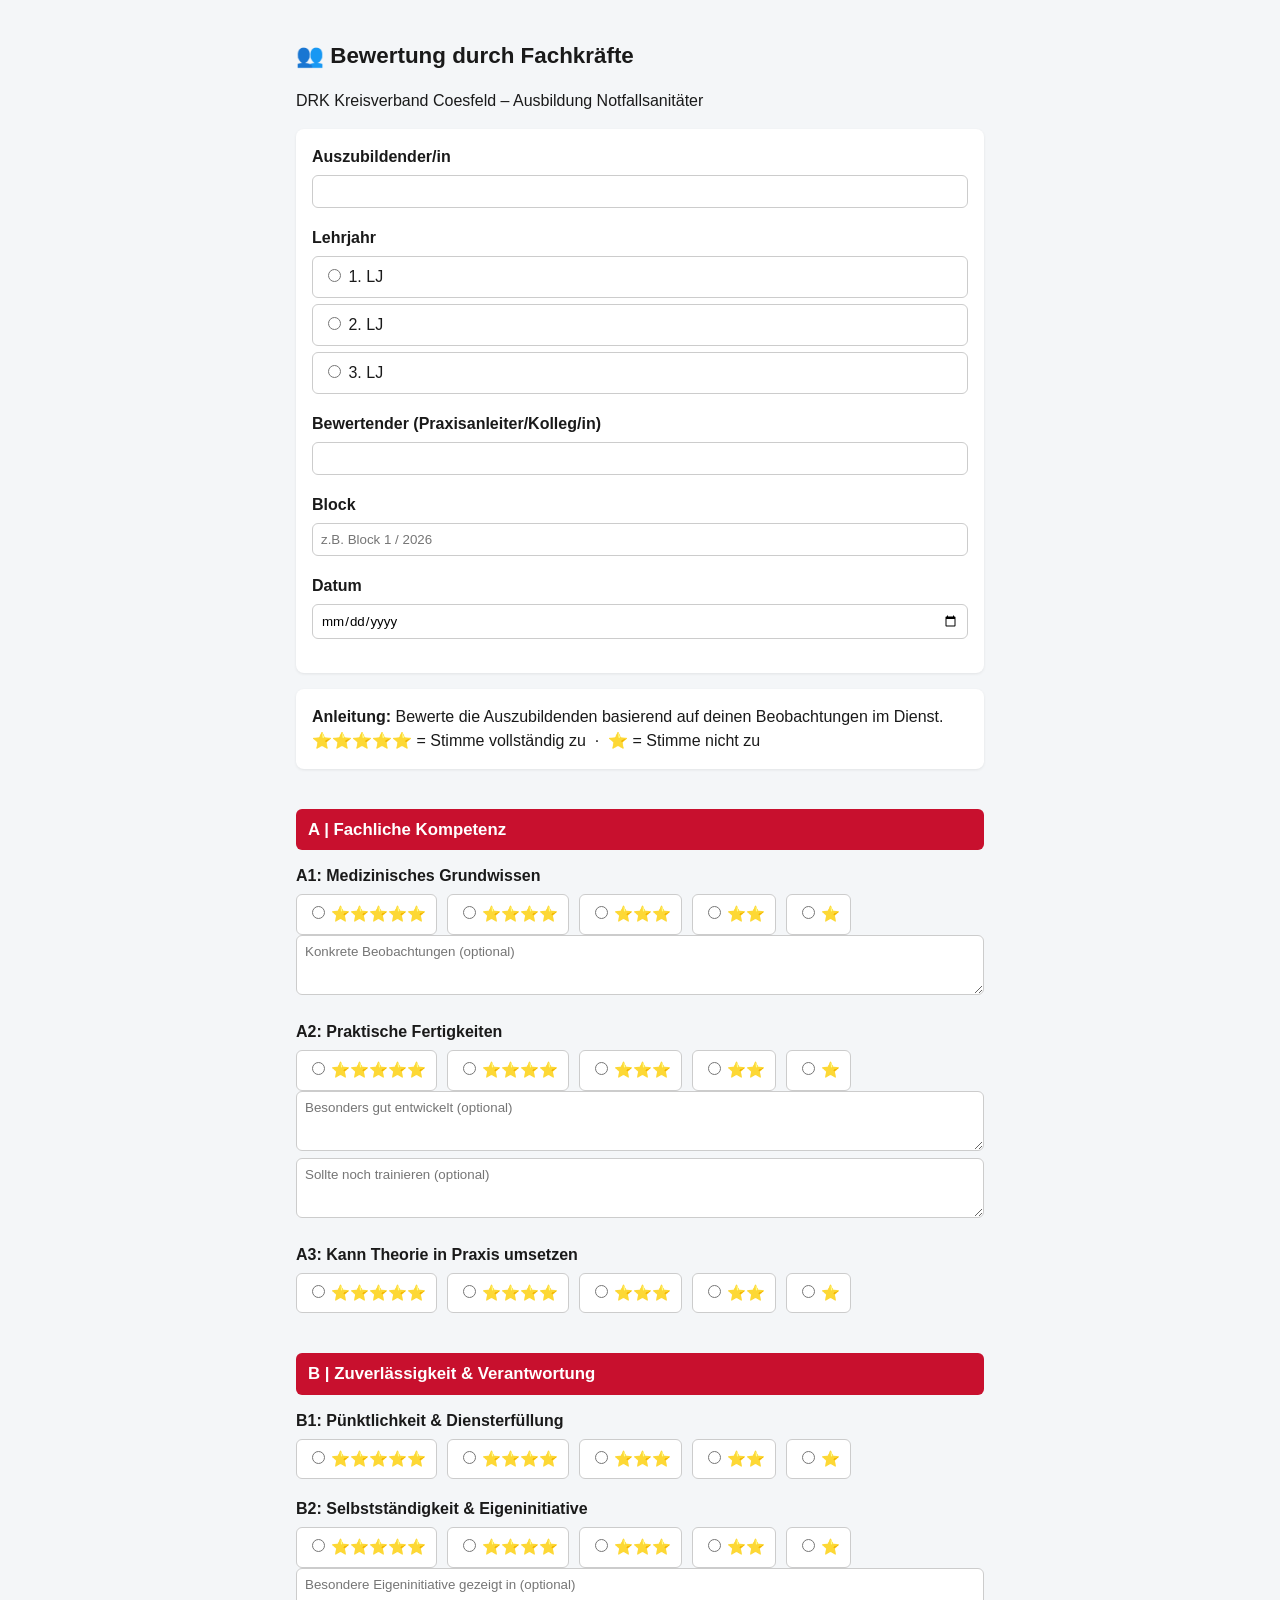
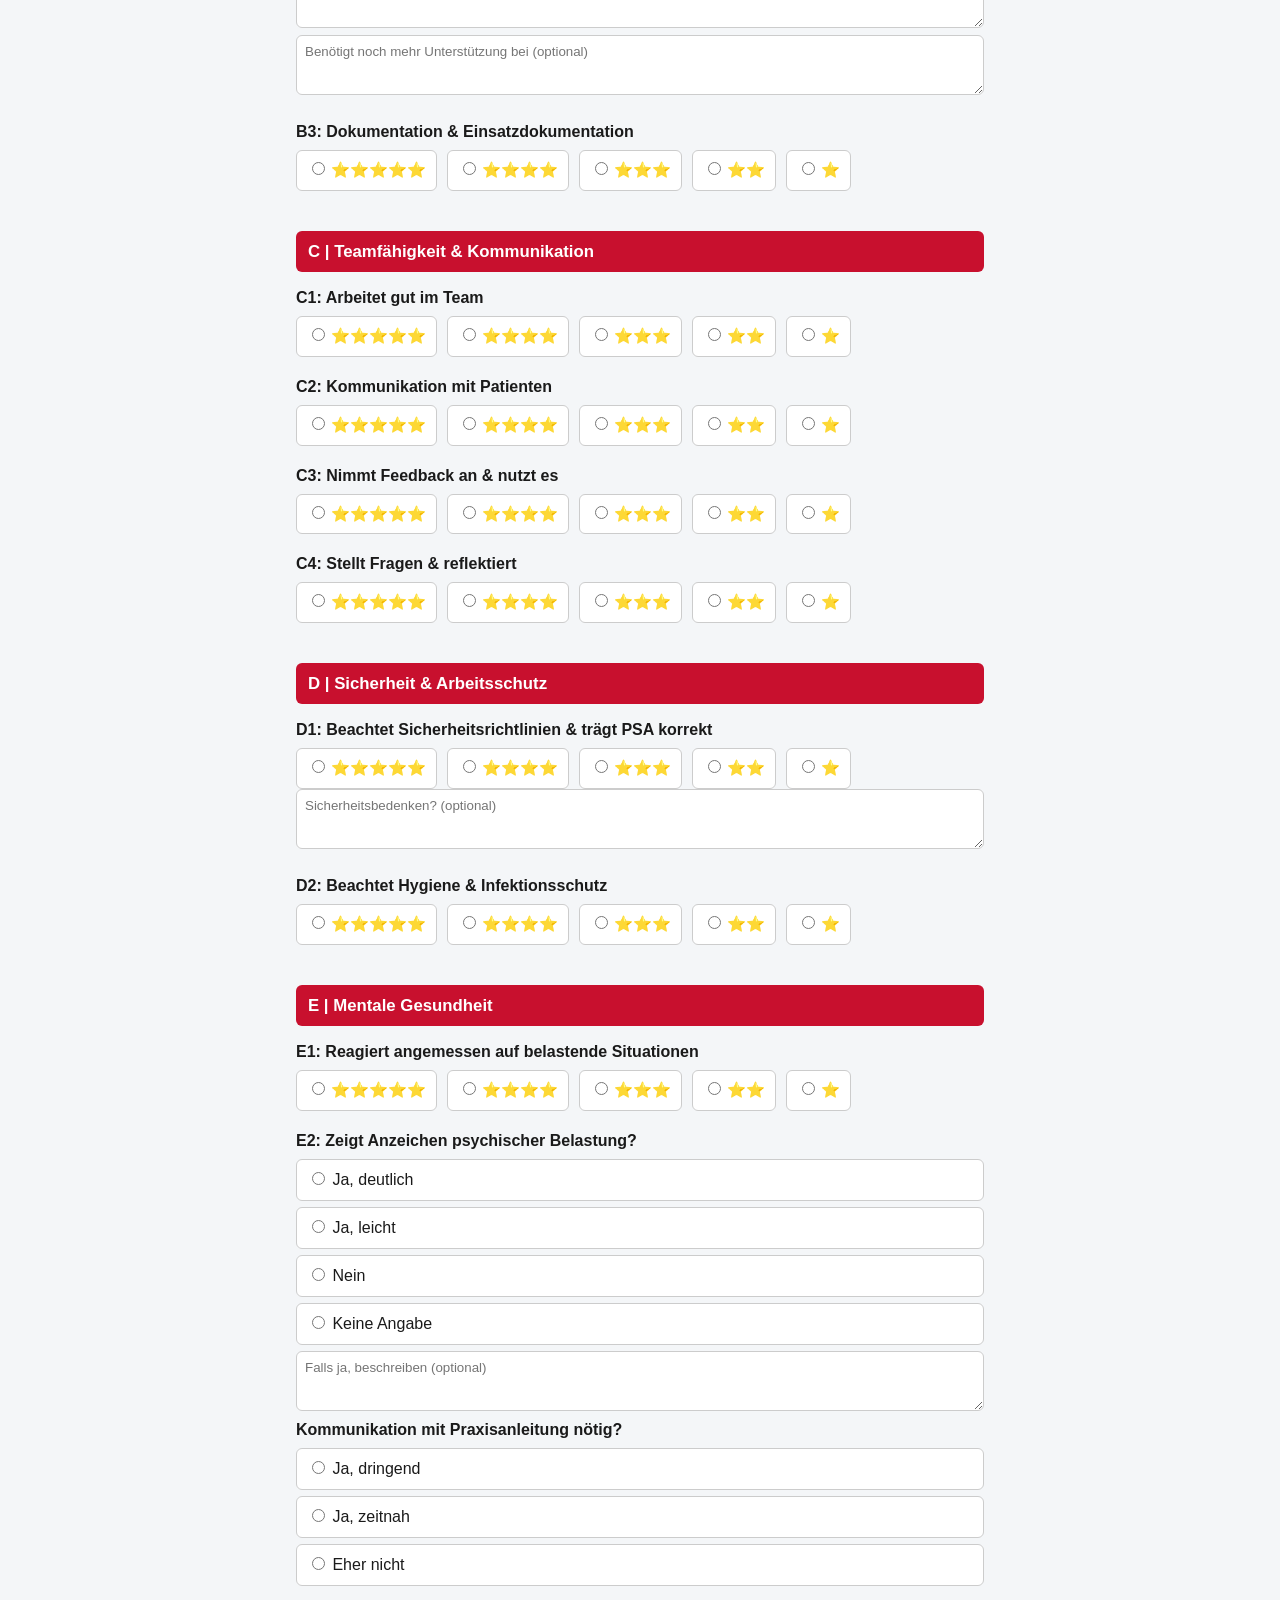
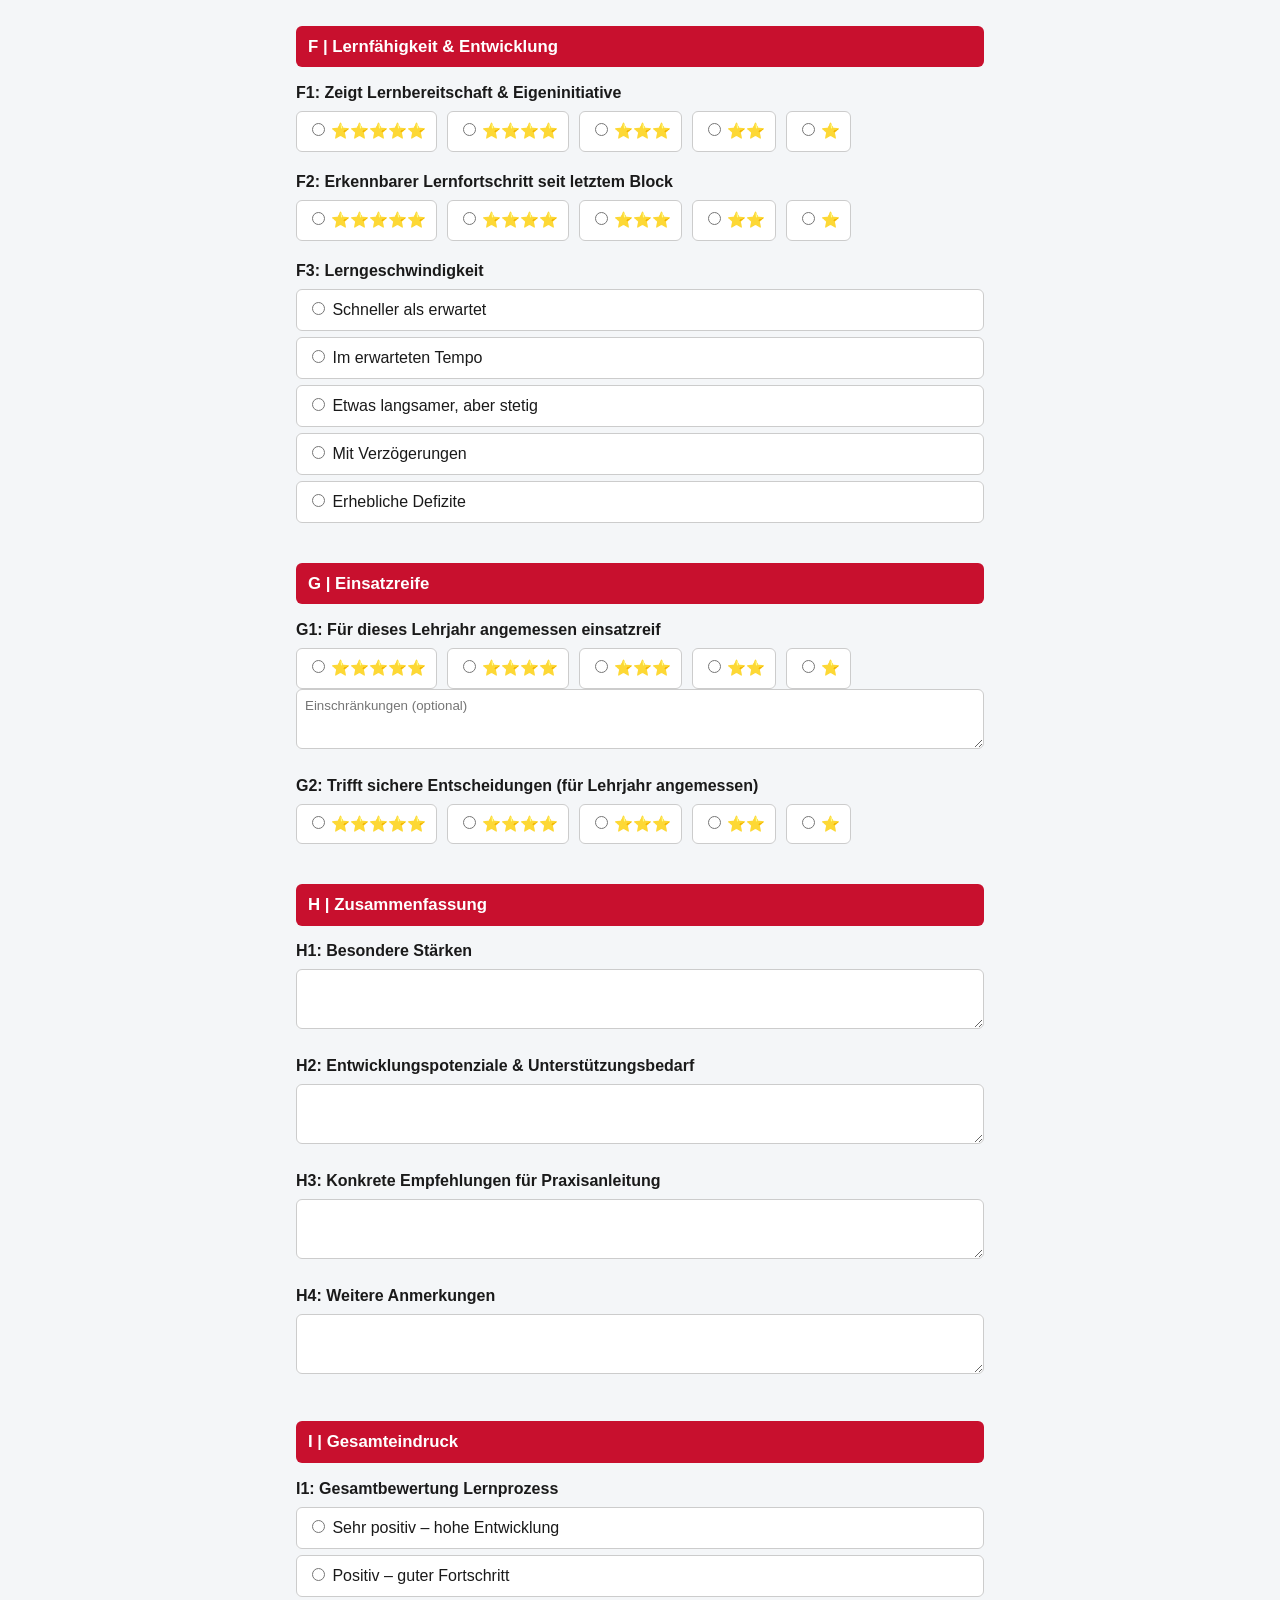
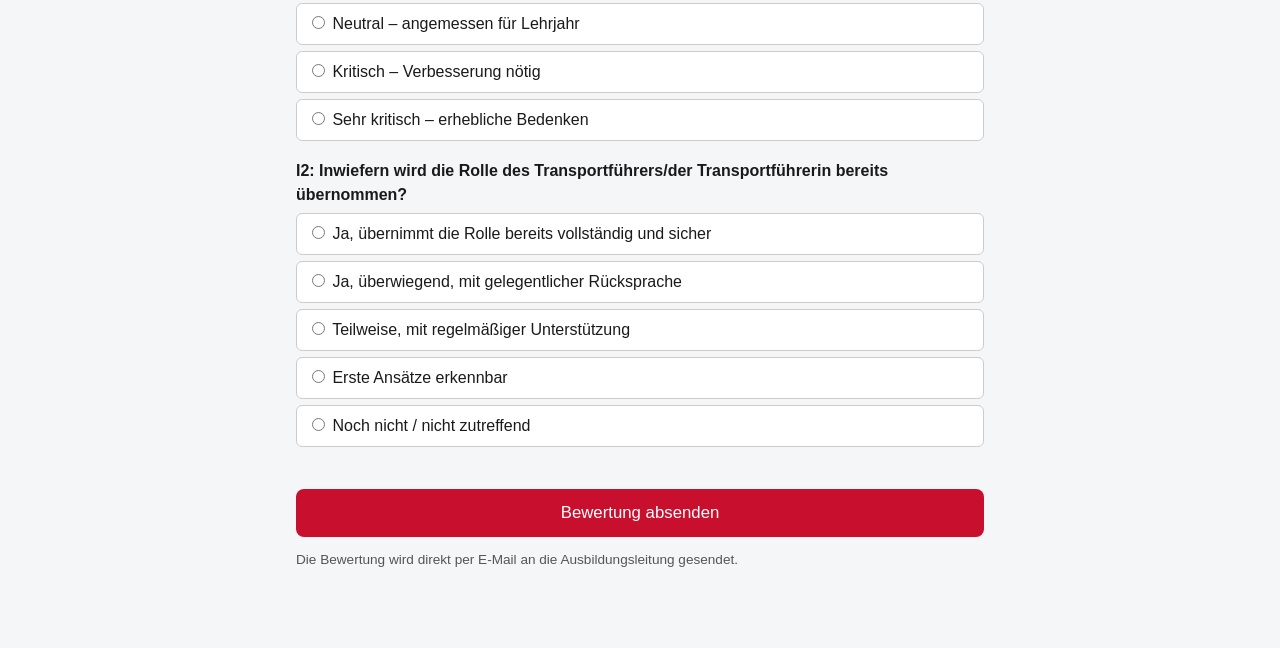
<file: fachkraefte-bewertung-anner.html>
<!DOCTYPE html>
<html lang="de">
<head>
<meta charset="UTF-8">
<meta name="viewport" content="width=device-width, initial-scale=1.0">
<title>Fachkräfte-Bewertung – DRK Coesfeld</title>
<link rel="stylesheet" href="styles.css">
</head>
<body>

<h1>👥 Bewertung durch Fachkräfte</h1>
<p>DRK Kreisverband Coesfeld – Ausbildung Notfallsanitäter</p>

<form action="https://formsubmit.co/a.peitzberg@drk-coe.de" method="POST">
  <input type="hidden" name="_subject" value="Neue Fachkräfte-Bewertung">
  <input type="hidden" name="_template" value="table">
  <input type="hidden" name="_captcha" value="false">
  <input type="text" name="_honey" style="display:none">

  <div class="meta">
    <div class="field">
      <label class="q">Auszubildender/in</label>
      <input type="text" name="Name Auszubildende(r)" required>
    </div>
    <div class="field">
      <label class="q">Lehrjahr</label>
      <div class="status-options">
        <label><input type="radio" name="Lehrjahr" value="1. LJ" required> 1. LJ</label>
        <label><input type="radio" name="Lehrjahr" value="2. LJ"> 2. LJ</label>
        <label><input type="radio" name="Lehrjahr" value="3. LJ"> 3. LJ</label>
      </div>
    </div>
    <div class="field">
      <label class="q">Bewertender (Praxisanleiter/Kolleg/in)</label>
      <input type="text" name="Bewertender" required>
    </div>
    <div class="field">
      <label class="q">Block</label>
      <input type="text" name="Block" placeholder="z.B. Block 1 / 2026" required>
    </div>
    <div class="field">
      <label class="q">Datum</label>
      <input type="date" name="Datum" required>
    </div>
  </div>

  <div class="instructions">
    <strong>Anleitung:</strong> Bewerte die Auszubildenden basierend auf deinen Beobachtungen im Dienst.<br>
    ⭐⭐⭐⭐⭐ = Stimme vollständig zu &nbsp;·&nbsp; ⭐ = Stimme nicht zu
  </div>

  <h2>A | Fachliche Kompetenz</h2>

  <div class="field">
    <label class="q">A1: Medizinisches Grundwissen</label>
    <div class="stars">
      <label><input type="radio" name="A1 Medizinisches Grundwissen" value="⭐⭐⭐⭐⭐" required>⭐⭐⭐⭐⭐</label>
      <label><input type="radio" name="A1 Medizinisches Grundwissen" value="⭐⭐⭐⭐">⭐⭐⭐⭐</label>
      <label><input type="radio" name="A1 Medizinisches Grundwissen" value="⭐⭐⭐">⭐⭐⭐</label>
      <label><input type="radio" name="A1 Medizinisches Grundwissen" value="⭐⭐">⭐⭐</label>
      <label><input type="radio" name="A1 Medizinisches Grundwissen" value="⭐">⭐</label>
    </div>
    <textarea name="A1 Konkrete Beobachtungen" placeholder="Konkrete Beobachtungen (optional)"></textarea>
  </div>

  <div class="field">
    <label class="q">A2: Praktische Fertigkeiten</label>
    <div class="stars">
      <label><input type="radio" name="A2 Praktische Fertigkeiten" value="⭐⭐⭐⭐⭐" required>⭐⭐⭐⭐⭐</label>
      <label><input type="radio" name="A2 Praktische Fertigkeiten" value="⭐⭐⭐⭐">⭐⭐⭐⭐</label>
      <label><input type="radio" name="A2 Praktische Fertigkeiten" value="⭐⭐⭐">⭐⭐⭐</label>
      <label><input type="radio" name="A2 Praktische Fertigkeiten" value="⭐⭐">⭐⭐</label>
      <label><input type="radio" name="A2 Praktische Fertigkeiten" value="⭐">⭐</label>
    </div>
    <textarea name="A2 Gut entwickelt" placeholder="Besonders gut entwickelt (optional)"></textarea>
    <textarea name="A2 Sollte trainieren" placeholder="Sollte noch trainieren (optional)"></textarea>
  </div>

  <div class="field">
    <label class="q">A3: Kann Theorie in Praxis umsetzen</label>
    <div class="stars">
      <label><input type="radio" name="A3 Theorie in Praxis" value="⭐⭐⭐⭐⭐" required>⭐⭐⭐⭐⭐</label>
      <label><input type="radio" name="A3 Theorie in Praxis" value="⭐⭐⭐⭐">⭐⭐⭐⭐</label>
      <label><input type="radio" name="A3 Theorie in Praxis" value="⭐⭐⭐">⭐⭐⭐</label>
      <label><input type="radio" name="A3 Theorie in Praxis" value="⭐⭐">⭐⭐</label>
      <label><input type="radio" name="A3 Theorie in Praxis" value="⭐">⭐</label>
    </div>
  </div>

  <h2>B | Zuverlässigkeit &amp; Verantwortung</h2>

  <div class="field">
    <label class="q">B1: Pünktlichkeit &amp; Diensterfüllung</label>
    <div class="stars">
      <label><input type="radio" name="B1 Pünktlichkeit" value="⭐⭐⭐⭐⭐" required>⭐⭐⭐⭐⭐</label>
      <label><input type="radio" name="B1 Pünktlichkeit" value="⭐⭐⭐⭐">⭐⭐⭐⭐</label>
      <label><input type="radio" name="B1 Pünktlichkeit" value="⭐⭐⭐">⭐⭐⭐</label>
      <label><input type="radio" name="B1 Pünktlichkeit" value="⭐⭐">⭐⭐</label>
      <label><input type="radio" name="B1 Pünktlichkeit" value="⭐">⭐</label>
    </div>
  </div>

  <div class="field">
    <label class="q">B2: Selbstständigkeit &amp; Eigeninitiative</label>
    <div class="stars">
      <label><input type="radio" name="B2 Selbstständigkeit" value="⭐⭐⭐⭐⭐" required>⭐⭐⭐⭐⭐</label>
      <label><input type="radio" name="B2 Selbstständigkeit" value="⭐⭐⭐⭐">⭐⭐⭐⭐</label>
      <label><input type="radio" name="B2 Selbstständigkeit" value="⭐⭐⭐">⭐⭐⭐</label>
      <label><input type="radio" name="B2 Selbstständigkeit" value="⭐⭐">⭐⭐</label>
      <label><input type="radio" name="B2 Selbstständigkeit" value="⭐">⭐</label>
    </div>
    <textarea name="B2 Eigeninitiative gezeigt" placeholder="Besondere Eigeninitiative gezeigt in (optional)"></textarea>
    <textarea name="B2 Mehr Unterstützung nötig" placeholder="Benötigt noch mehr Unterstützung bei (optional)"></textarea>
  </div>

  <div class="field">
    <label class="q">B3: Dokumentation &amp; Einsatzdokumentation</label>
    <div class="stars">
      <label><input type="radio" name="B3 Dokumentation" value="⭐⭐⭐⭐⭐" required>⭐⭐⭐⭐⭐</label>
      <label><input type="radio" name="B3 Dokumentation" value="⭐⭐⭐⭐">⭐⭐⭐⭐</label>
      <label><input type="radio" name="B3 Dokumentation" value="⭐⭐⭐">⭐⭐⭐</label>
      <label><input type="radio" name="B3 Dokumentation" value="⭐⭐">⭐⭐</label>
      <label><input type="radio" name="B3 Dokumentation" value="⭐">⭐</label>
    </div>
  </div>

  <h2>C | Teamfähigkeit &amp; Kommunikation</h2>

  <div class="field">
    <label class="q">C1: Arbeitet gut im Team</label>
    <div class="stars">
      <label><input type="radio" name="C1 Team" value="⭐⭐⭐⭐⭐" required>⭐⭐⭐⭐⭐</label>
      <label><input type="radio" name="C1 Team" value="⭐⭐⭐⭐">⭐⭐⭐⭐</label>
      <label><input type="radio" name="C1 Team" value="⭐⭐⭐">⭐⭐⭐</label>
      <label><input type="radio" name="C1 Team" value="⭐⭐">⭐⭐</label>
      <label><input type="radio" name="C1 Team" value="⭐">⭐</label>
    </div>
  </div>

  <div class="field">
    <label class="q">C2: Kommunikation mit Patienten</label>
    <div class="stars">
      <label><input type="radio" name="C2 Kommunikation Patienten" value="⭐⭐⭐⭐⭐" required>⭐⭐⭐⭐⭐</label>
      <label><input type="radio" name="C2 Kommunikation Patienten" value="⭐⭐⭐⭐">⭐⭐⭐⭐</label>
      <label><input type="radio" name="C2 Kommunikation Patienten" value="⭐⭐⭐">⭐⭐⭐</label>
      <label><input type="radio" name="C2 Kommunikation Patienten" value="⭐⭐">⭐⭐</label>
      <label><input type="radio" name="C2 Kommunikation Patienten" value="⭐">⭐</label>
    </div>
  </div>

  <div class="field">
    <label class="q">C3: Nimmt Feedback an &amp; nutzt es</label>
    <div class="stars">
      <label><input type="radio" name="C3 Feedback annehmen" value="⭐⭐⭐⭐⭐" required>⭐⭐⭐⭐⭐</label>
      <label><input type="radio" name="C3 Feedback annehmen" value="⭐⭐⭐⭐">⭐⭐⭐⭐</label>
      <label><input type="radio" name="C3 Feedback annehmen" value="⭐⭐⭐">⭐⭐⭐</label>
      <label><input type="radio" name="C3 Feedback annehmen" value="⭐⭐">⭐⭐</label>
      <label><input type="radio" name="C3 Feedback annehmen" value="⭐">⭐</label>
    </div>
  </div>

  <div class="field">
    <label class="q">C4: Stellt Fragen &amp; reflektiert</label>
    <div class="stars">
      <label><input type="radio" name="C4 Fragen reflektiert" value="⭐⭐⭐⭐⭐" required>⭐⭐⭐⭐⭐</label>
      <label><input type="radio" name="C4 Fragen reflektiert" value="⭐⭐⭐⭐">⭐⭐⭐⭐</label>
      <label><input type="radio" name="C4 Fragen reflektiert" value="⭐⭐⭐">⭐⭐⭐</label>
      <label><input type="radio" name="C4 Fragen reflektiert" value="⭐⭐">⭐⭐</label>
      <label><input type="radio" name="C4 Fragen reflektiert" value="⭐">⭐</label>
    </div>
  </div>

  <h2>D | Sicherheit &amp; Arbeitsschutz</h2>

  <div class="field">
    <label class="q">D1: Beachtet Sicherheitsrichtlinien &amp; trägt PSA korrekt</label>
    <div class="stars">
      <label><input type="radio" name="D1 Sicherheitsrichtlinien PSA" value="⭐⭐⭐⭐⭐" required>⭐⭐⭐⭐⭐</label>
      <label><input type="radio" name="D1 Sicherheitsrichtlinien PSA" value="⭐⭐⭐⭐">⭐⭐⭐⭐</label>
      <label><input type="radio" name="D1 Sicherheitsrichtlinien PSA" value="⭐⭐⭐">⭐⭐⭐</label>
      <label><input type="radio" name="D1 Sicherheitsrichtlinien PSA" value="⭐⭐">⭐⭐</label>
      <label><input type="radio" name="D1 Sicherheitsrichtlinien PSA" value="⭐">⭐</label>
    </div>
    <textarea name="D1 Sicherheitsbedenken" placeholder="Sicherheitsbedenken? (optional)"></textarea>
  </div>

  <div class="field">
    <label class="q">D2: Beachtet Hygiene &amp; Infektionsschutz</label>
    <div class="stars">
      <label><input type="radio" name="D2 Hygiene" value="⭐⭐⭐⭐⭐" required>⭐⭐⭐⭐⭐</label>
      <label><input type="radio" name="D2 Hygiene" value="⭐⭐⭐⭐">⭐⭐⭐⭐</label>
      <label><input type="radio" name="D2 Hygiene" value="⭐⭐⭐">⭐⭐⭐</label>
      <label><input type="radio" name="D2 Hygiene" value="⭐⭐">⭐⭐</label>
      <label><input type="radio" name="D2 Hygiene" value="⭐">⭐</label>
    </div>
  </div>

  <h2>E | Mentale Gesundheit</h2>

  <div class="field">
    <label class="q">E1: Reagiert angemessen auf belastende Situationen</label>
    <div class="stars">
      <label><input type="radio" name="E1 Reagiert angemessen" value="⭐⭐⭐⭐⭐" required>⭐⭐⭐⭐⭐</label>
      <label><input type="radio" name="E1 Reagiert angemessen" value="⭐⭐⭐⭐">⭐⭐⭐⭐</label>
      <label><input type="radio" name="E1 Reagiert angemessen" value="⭐⭐⭐">⭐⭐⭐</label>
      <label><input type="radio" name="E1 Reagiert angemessen" value="⭐⭐">⭐⭐</label>
      <label><input type="radio" name="E1 Reagiert angemessen" value="⭐">⭐</label>
    </div>
  </div>

  <div class="field">
    <label class="q">E2: Zeigt Anzeichen psychischer Belastung?</label>
    <div class="status-options">
      <label><input type="radio" name="E2 Psychische Belastung" value="Ja, deutlich" required> Ja, deutlich</label>
      <label><input type="radio" name="E2 Psychische Belastung" value="Ja, leicht"> Ja, leicht</label>
      <label><input type="radio" name="E2 Psychische Belastung" value="Nein"> Nein</label>
      <label><input type="radio" name="E2 Psychische Belastung" value="Keine Angabe"> Keine Angabe</label>
    </div>
    <textarea name="E2 Beschreibung" placeholder="Falls ja, beschreiben (optional)"></textarea>
    <label class="q">Kommunikation mit Praxisanleitung nötig?</label>
    <div class="status-options">
      <label><input type="radio" name="E2 Kommunikation nötig" value="Ja, dringend"> Ja, dringend</label>
      <label><input type="radio" name="E2 Kommunikation nötig" value="Ja, zeitnah"> Ja, zeitnah</label>
      <label><input type="radio" name="E2 Kommunikation nötig" value="Eher nicht"> Eher nicht</label>
    </div>
  </div>

  <h2>F | Lernfähigkeit &amp; Entwicklung</h2>

  <div class="field">
    <label class="q">F1: Zeigt Lernbereitschaft &amp; Eigeninitiative</label>
    <div class="stars">
      <label><input type="radio" name="F1 Lernbereitschaft" value="⭐⭐⭐⭐⭐" required>⭐⭐⭐⭐⭐</label>
      <label><input type="radio" name="F1 Lernbereitschaft" value="⭐⭐⭐⭐">⭐⭐⭐⭐</label>
      <label><input type="radio" name="F1 Lernbereitschaft" value="⭐⭐⭐">⭐⭐⭐</label>
      <label><input type="radio" name="F1 Lernbereitschaft" value="⭐⭐">⭐⭐</label>
      <label><input type="radio" name="F1 Lernbereitschaft" value="⭐">⭐</label>
    </div>
  </div>

  <div class="field">
    <label class="q">F2: Erkennbarer Lernfortschritt seit letztem Block</label>
    <div class="stars">
      <label><input type="radio" name="F2 Lernfortschritt" value="⭐⭐⭐⭐⭐" required>⭐⭐⭐⭐⭐</label>
      <label><input type="radio" name="F2 Lernfortschritt" value="⭐⭐⭐⭐">⭐⭐⭐⭐</label>
      <label><input type="radio" name="F2 Lernfortschritt" value="⭐⭐⭐">⭐⭐⭐</label>
      <label><input type="radio" name="F2 Lernfortschritt" value="⭐⭐">⭐⭐</label>
      <label><input type="radio" name="F2 Lernfortschritt" value="⭐">⭐</label>
    </div>
  </div>

  <div class="field">
    <label class="q">F3: Lerngeschwindigkeit</label>
    <div class="status-options">
      <label><input type="radio" name="F3 Lerngeschwindigkeit" value="Schneller als erwartet" required> Schneller als erwartet</label>
      <label><input type="radio" name="F3 Lerngeschwindigkeit" value="Im erwarteten Tempo"> Im erwarteten Tempo</label>
      <label><input type="radio" name="F3 Lerngeschwindigkeit" value="Etwas langsamer, aber stetig"> Etwas langsamer, aber stetig</label>
      <label><input type="radio" name="F3 Lerngeschwindigkeit" value="Mit Verzögerungen"> Mit Verzögerungen</label>
      <label><input type="radio" name="F3 Lerngeschwindigkeit" value="Erhebliche Defizite"> Erhebliche Defizite</label>
    </div>
  </div>

  <h2>G | Einsatzreife</h2>

  <div class="field">
    <label class="q">G1: Für dieses Lehrjahr angemessen einsatzreif</label>
    <div class="stars">
      <label><input type="radio" name="G1 Einsatzreif" value="⭐⭐⭐⭐⭐" required>⭐⭐⭐⭐⭐</label>
      <label><input type="radio" name="G1 Einsatzreif" value="⭐⭐⭐⭐">⭐⭐⭐⭐</label>
      <label><input type="radio" name="G1 Einsatzreif" value="⭐⭐⭐">⭐⭐⭐</label>
      <label><input type="radio" name="G1 Einsatzreif" value="⭐⭐">⭐⭐</label>
      <label><input type="radio" name="G1 Einsatzreif" value="⭐">⭐</label>
    </div>
    <textarea name="G1 Einschränkungen" placeholder="Einschränkungen (optional)"></textarea>
  </div>

  <div class="field">
    <label class="q">G2: Trifft sichere Entscheidungen (für Lehrjahr angemessen)</label>
    <div class="stars">
      <label><input type="radio" name="G2 Sichere Entscheidungen" value="⭐⭐⭐⭐⭐" required>⭐⭐⭐⭐⭐</label>
      <label><input type="radio" name="G2 Sichere Entscheidungen" value="⭐⭐⭐⭐">⭐⭐⭐⭐</label>
      <label><input type="radio" name="G2 Sichere Entscheidungen" value="⭐⭐⭐">⭐⭐⭐</label>
      <label><input type="radio" name="G2 Sichere Entscheidungen" value="⭐⭐">⭐⭐</label>
      <label><input type="radio" name="G2 Sichere Entscheidungen" value="⭐">⭐</label>
    </div>
  </div>

  <h2>H | Zusammenfassung</h2>

  <div class="field">
    <label class="q">H1: Besondere Stärken</label>
    <textarea name="H1 Stärken"></textarea>
  </div>
  <div class="field">
    <label class="q">H2: Entwicklungspotenziale &amp; Unterstützungsbedarf</label>
    <textarea name="H2 Entwicklungspotenziale"></textarea>
  </div>
  <div class="field">
    <label class="q">H3: Konkrete Empfehlungen für Praxisanleitung</label>
    <textarea name="H3 Empfehlungen"></textarea>
  </div>
  <div class="field">
    <label class="q">H4: Weitere Anmerkungen</label>
    <textarea name="H4 Anmerkungen"></textarea>
  </div>

  <h2>I | Gesamteindruck</h2>

  <div class="field">
    <label class="q">I1: Gesamtbewertung Lernprozess</label>
    <div class="status-options">
      <label><input type="radio" name="I1 Gesamtbewertung" value="Sehr positiv – hohe Entwicklung" required> Sehr positiv – hohe Entwicklung</label>
      <label><input type="radio" name="I1 Gesamtbewertung" value="Positiv – guter Fortschritt"> Positiv – guter Fortschritt</label>
      <label><input type="radio" name="I1 Gesamtbewertung" value="Neutral – angemessen für Lehrjahr"> Neutral – angemessen für Lehrjahr</label>
      <label><input type="radio" name="I1 Gesamtbewertung" value="Kritisch – Verbesserung nötig"> Kritisch – Verbesserung nötig</label>
      <label><input type="radio" name="I1 Gesamtbewertung" value="Sehr kritisch – erhebliche Bedenken"> Sehr kritisch – erhebliche Bedenken</label>
    </div>
  </div>

  <div class="field">
    <label class="q">I2: Inwiefern wird die Rolle des Transportführers/der Transportführerin bereits übernommen?</label>
    <div class="status-options">
      <label><input type="radio" name="I2 Transportführer-Rolle" value="Ja, übernimmt die Rolle bereits vollständig und sicher"> Ja, übernimmt die Rolle bereits vollständig und sicher</label>
      <label><input type="radio" name="I2 Transportführer-Rolle" value="Ja, überwiegend, mit gelegentlicher Rücksprache"> Ja, überwiegend, mit gelegentlicher Rücksprache</label>
      <label><input type="radio" name="I2 Transportführer-Rolle" value="Teilweise, mit regelmäßiger Unterstützung"> Teilweise, mit regelmäßiger Unterstützung</label>
      <label><input type="radio" name="I2 Transportführer-Rolle" value="Erste Ansätze erkennbar"> Erste Ansätze erkennbar</label>
      <label><input type="radio" name="I2 Transportführer-Rolle" value="Noch nicht / nicht zutreffend"> Noch nicht / nicht zutreffend</label>
    </div>
  </div>

  <button type="submit">Bewertung absenden</button>
  <p class="hint">Die Bewertung wird direkt per E-Mail an die Ausbildungsleitung gesendet.</p>
</form>

</body>
</html>
</file>
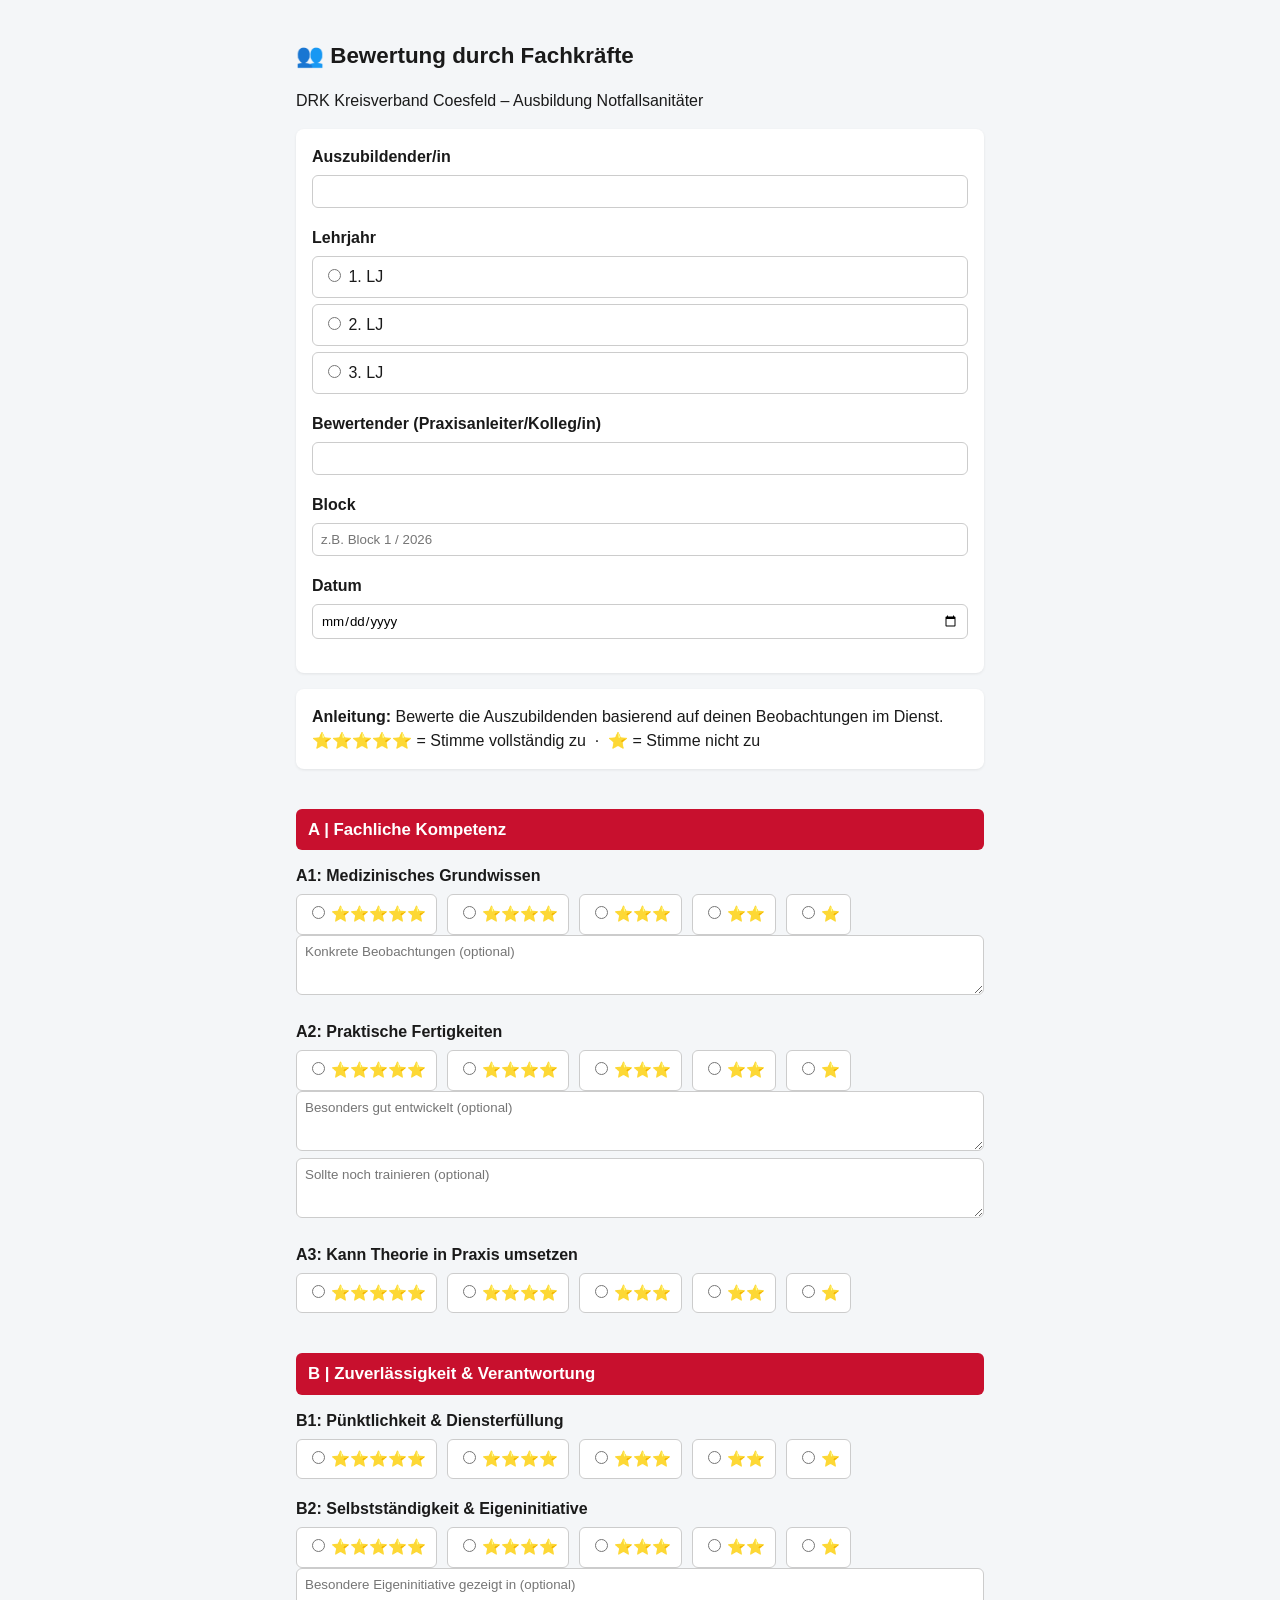
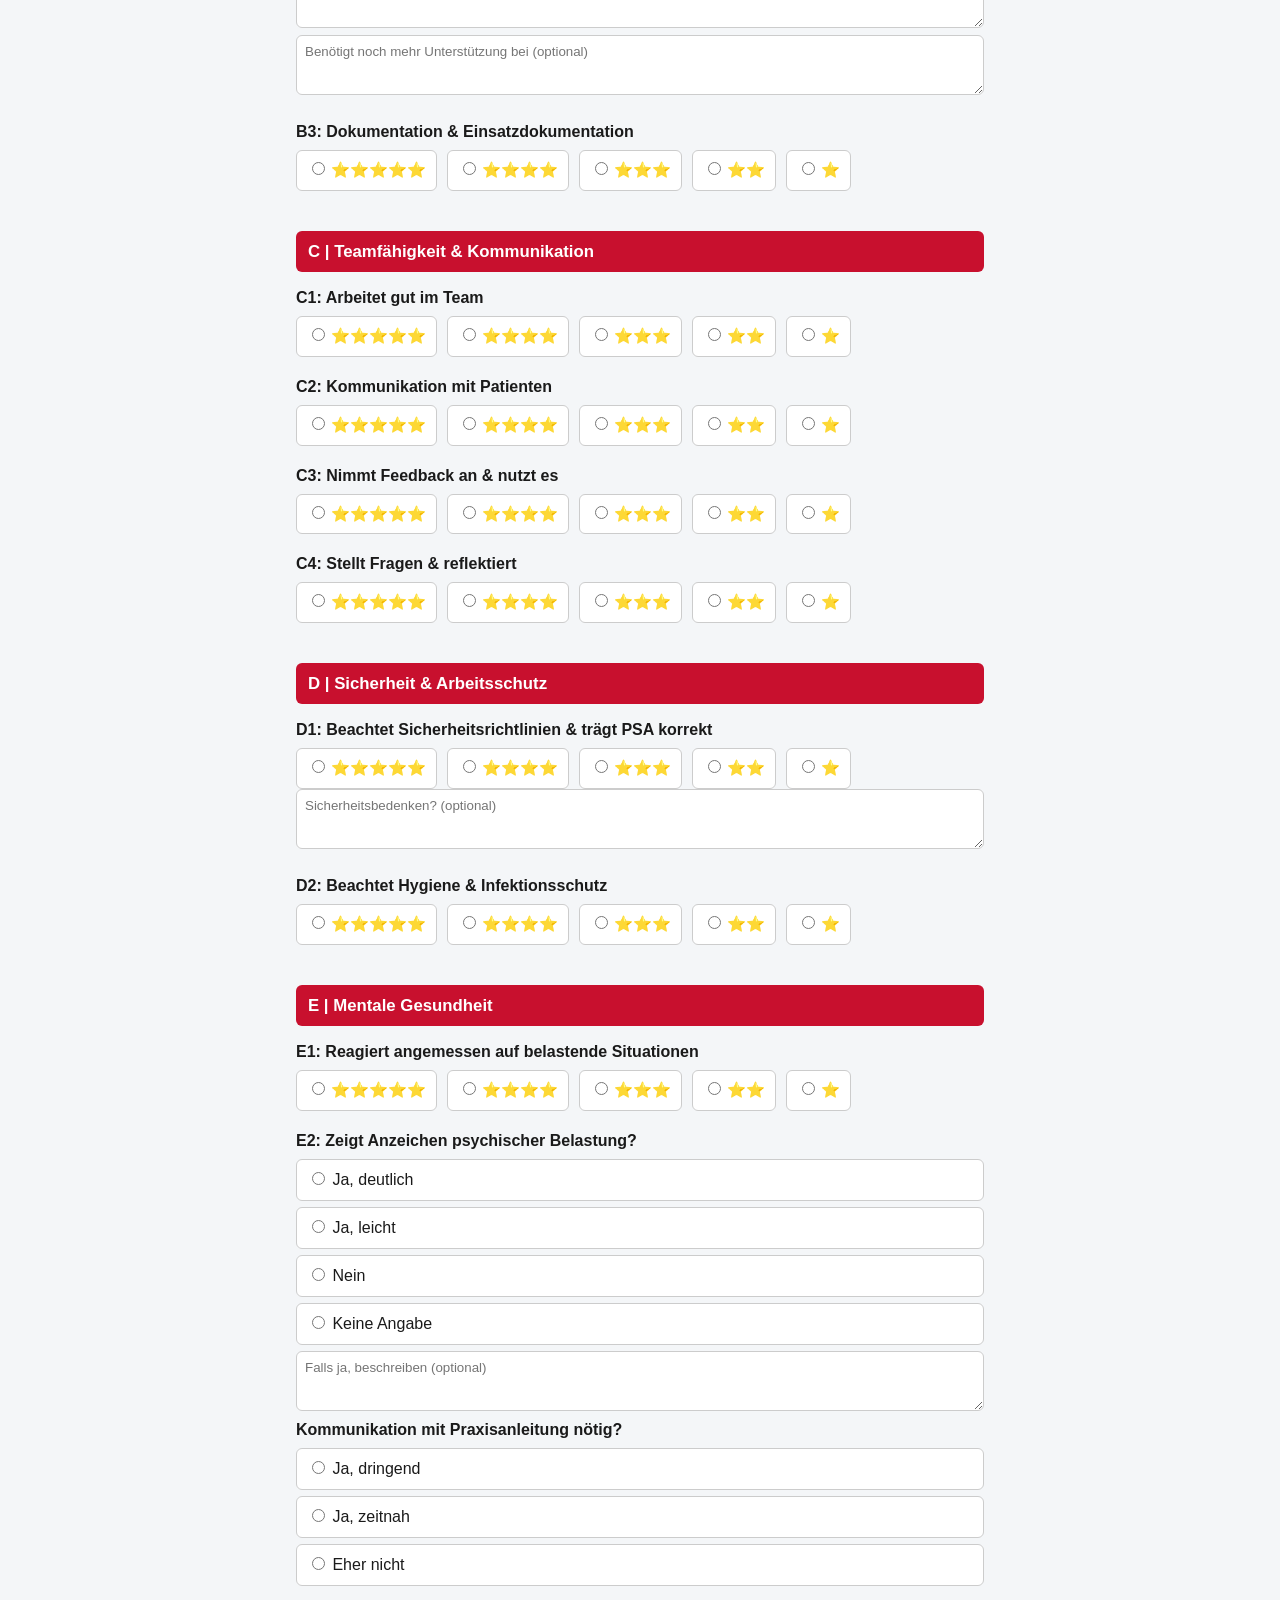
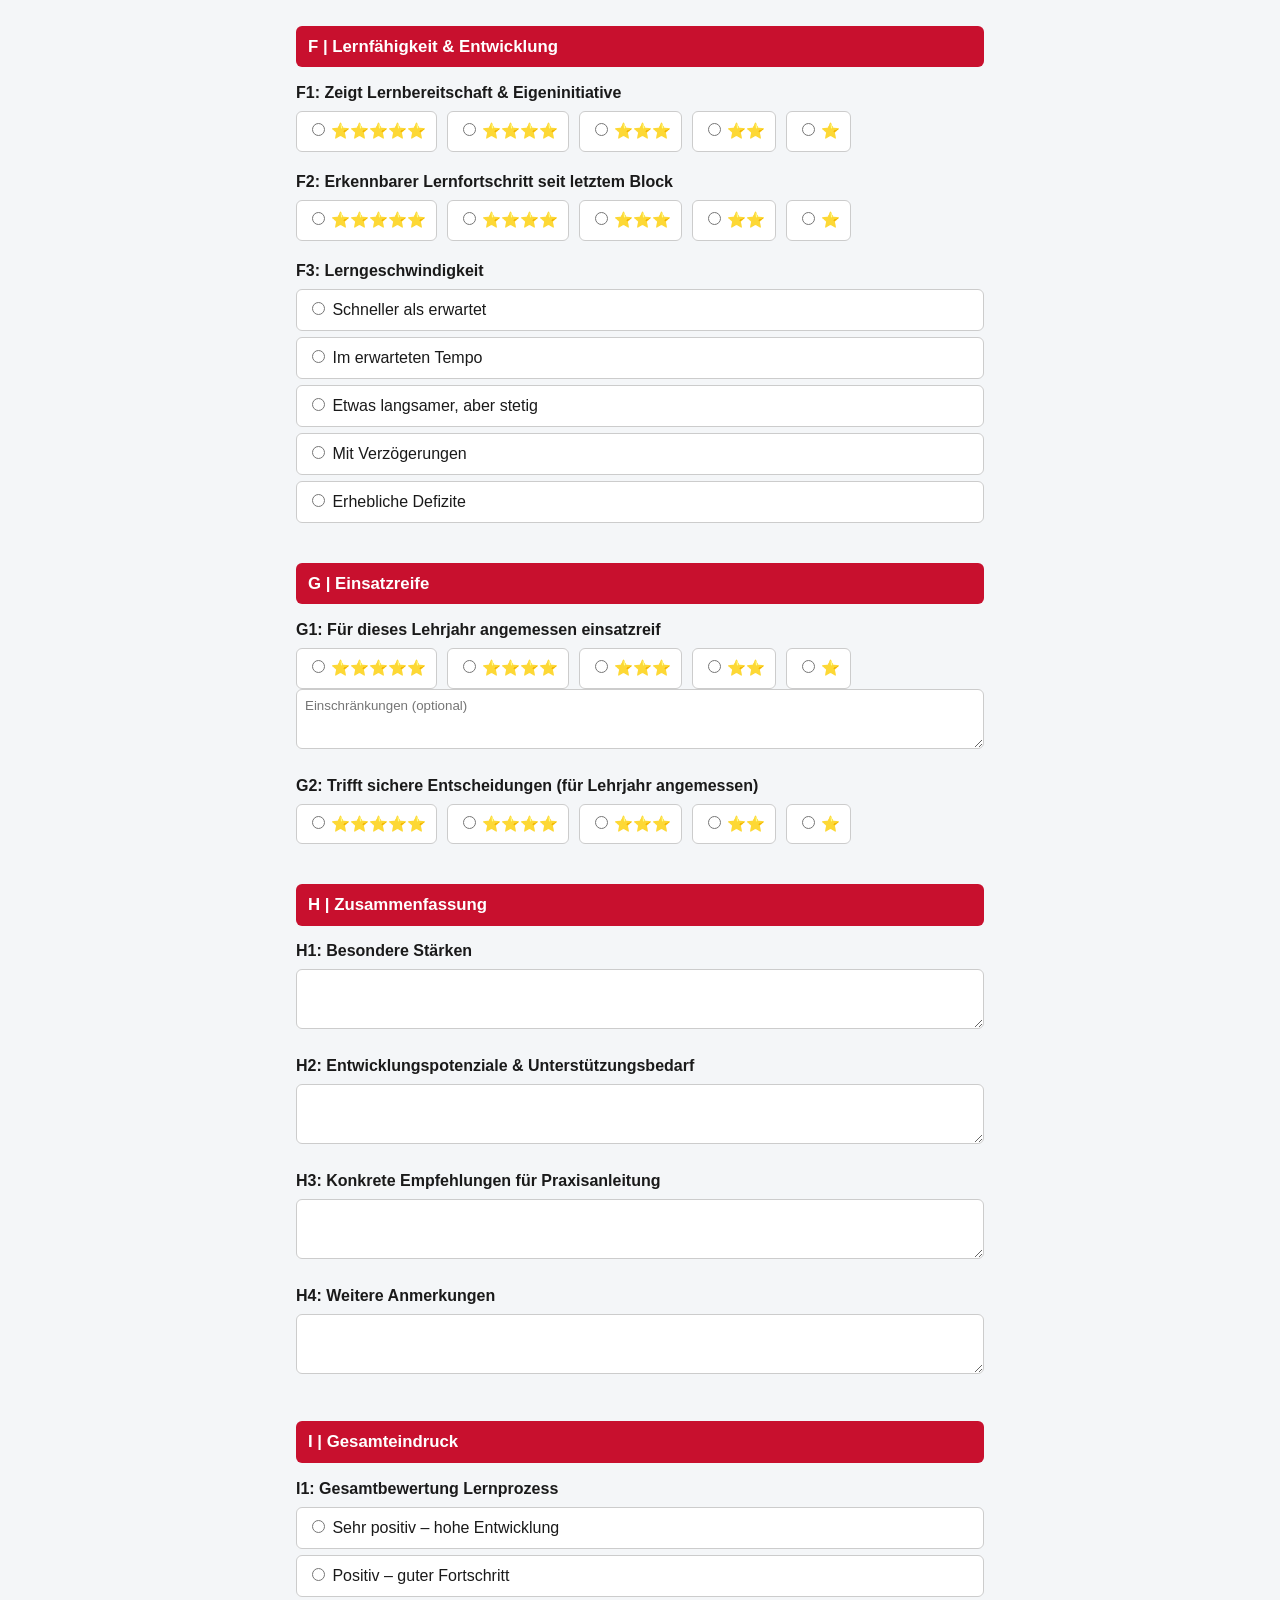
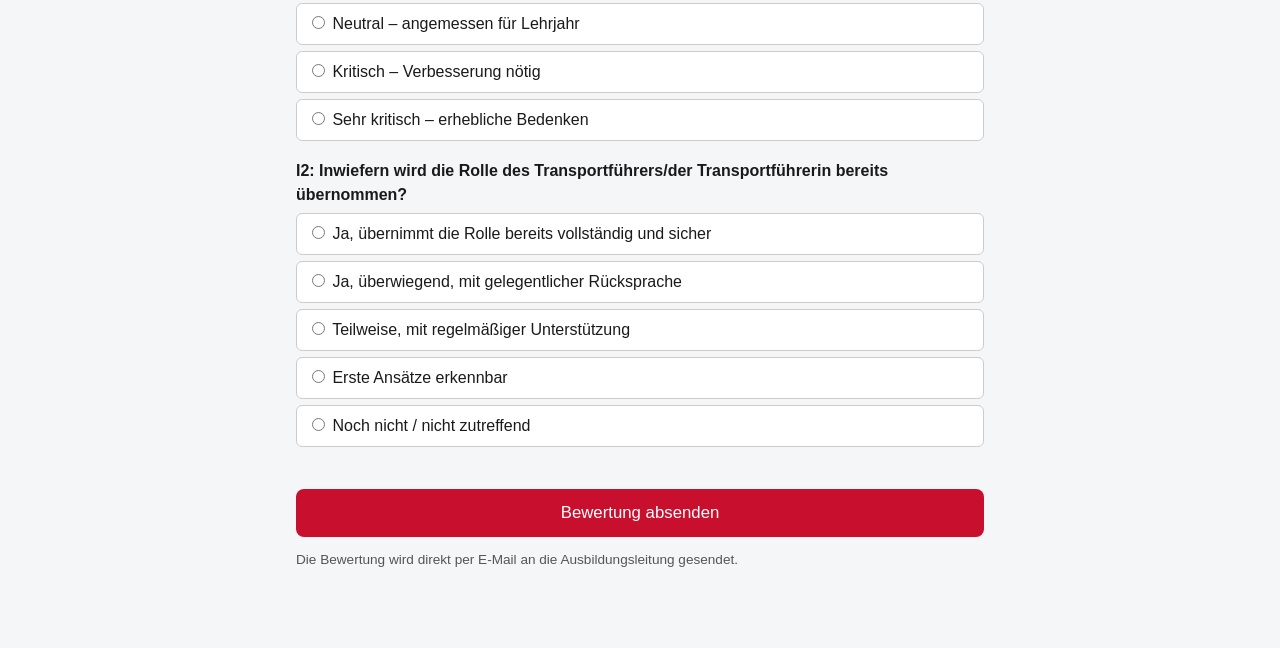
<file: fachkraefte-bewertung.html>
<!DOCTYPE html>
<html lang="de">
<head>
<meta charset="UTF-8">
<meta name="viewport" content="width=device-width, initial-scale=1.0">
<title>Fachkräfte-Bewertung – DRK Coesfeld</title>
<link rel="stylesheet" href="styles.css">
</head>
<body>

<h1>👥 Bewertung durch Fachkräfte</h1>
<p>DRK Kreisverband Coesfeld – Ausbildung Notfallsanitäter</p>

<form action="https://formsubmit.co/poschmann.jan@gmail.com" method="POST">
  <input type="hidden" name="_subject" value="Neue Fachkräfte-Bewertung">
  <input type="hidden" name="_template" value="table">
  <input type="hidden" name="_captcha" value="false">
  <input type="text" name="_honey" style="display:none">

  <div class="meta">
    <div class="field">
      <label class="q">Auszubildender/in</label>
      <input type="text" name="Name Auszubildende(r)" required>
    </div>
    <div class="field">
      <label class="q">Lehrjahr</label>
      <div class="status-options">
        <label><input type="radio" name="Lehrjahr" value="1. LJ" required> 1. LJ</label>
        <label><input type="radio" name="Lehrjahr" value="2. LJ"> 2. LJ</label>
        <label><input type="radio" name="Lehrjahr" value="3. LJ"> 3. LJ</label>
      </div>
    </div>
    <div class="field">
      <label class="q">Bewertender (Praxisanleiter/Kolleg/in)</label>
      <input type="text" name="Bewertender" required>
    </div>
    <div class="field">
      <label class="q">Block</label>
      <input type="text" name="Block" placeholder="z.B. Block 1 / 2026" required>
    </div>
    <div class="field">
      <label class="q">Datum</label>
      <input type="date" name="Datum" required>
    </div>
  </div>

  <div class="instructions">
    <strong>Anleitung:</strong> Bewerte die Auszubildenden basierend auf deinen Beobachtungen im Dienst.<br>
    ⭐⭐⭐⭐⭐ = Stimme vollständig zu &nbsp;·&nbsp; ⭐ = Stimme nicht zu
  </div>

  <h2>A | Fachliche Kompetenz</h2>

  <div class="field">
    <label class="q">A1: Medizinisches Grundwissen</label>
    <div class="stars">
      <label><input type="radio" name="A1 Medizinisches Grundwissen" value="⭐⭐⭐⭐⭐" required>⭐⭐⭐⭐⭐</label>
      <label><input type="radio" name="A1 Medizinisches Grundwissen" value="⭐⭐⭐⭐">⭐⭐⭐⭐</label>
      <label><input type="radio" name="A1 Medizinisches Grundwissen" value="⭐⭐⭐">⭐⭐⭐</label>
      <label><input type="radio" name="A1 Medizinisches Grundwissen" value="⭐⭐">⭐⭐</label>
      <label><input type="radio" name="A1 Medizinisches Grundwissen" value="⭐">⭐</label>
    </div>
    <textarea name="A1 Konkrete Beobachtungen" placeholder="Konkrete Beobachtungen (optional)"></textarea>
  </div>

  <div class="field">
    <label class="q">A2: Praktische Fertigkeiten</label>
    <div class="stars">
      <label><input type="radio" name="A2 Praktische Fertigkeiten" value="⭐⭐⭐⭐⭐" required>⭐⭐⭐⭐⭐</label>
      <label><input type="radio" name="A2 Praktische Fertigkeiten" value="⭐⭐⭐⭐">⭐⭐⭐⭐</label>
      <label><input type="radio" name="A2 Praktische Fertigkeiten" value="⭐⭐⭐">⭐⭐⭐</label>
      <label><input type="radio" name="A2 Praktische Fertigkeiten" value="⭐⭐">⭐⭐</label>
      <label><input type="radio" name="A2 Praktische Fertigkeiten" value="⭐">⭐</label>
    </div>
    <textarea name="A2 Gut entwickelt" placeholder="Besonders gut entwickelt (optional)"></textarea>
    <textarea name="A2 Sollte trainieren" placeholder="Sollte noch trainieren (optional)"></textarea>
  </div>

  <div class="field">
    <label class="q">A3: Kann Theorie in Praxis umsetzen</label>
    <div class="stars">
      <label><input type="radio" name="A3 Theorie in Praxis" value="⭐⭐⭐⭐⭐" required>⭐⭐⭐⭐⭐</label>
      <label><input type="radio" name="A3 Theorie in Praxis" value="⭐⭐⭐⭐">⭐⭐⭐⭐</label>
      <label><input type="radio" name="A3 Theorie in Praxis" value="⭐⭐⭐">⭐⭐⭐</label>
      <label><input type="radio" name="A3 Theorie in Praxis" value="⭐⭐">⭐⭐</label>
      <label><input type="radio" name="A3 Theorie in Praxis" value="⭐">⭐</label>
    </div>
  </div>

  <h2>B | Zuverlässigkeit &amp; Verantwortung</h2>

  <div class="field">
    <label class="q">B1: Pünktlichkeit &amp; Diensterfüllung</label>
    <div class="stars">
      <label><input type="radio" name="B1 Pünktlichkeit" value="⭐⭐⭐⭐⭐" required>⭐⭐⭐⭐⭐</label>
      <label><input type="radio" name="B1 Pünktlichkeit" value="⭐⭐⭐⭐">⭐⭐⭐⭐</label>
      <label><input type="radio" name="B1 Pünktlichkeit" value="⭐⭐⭐">⭐⭐⭐</label>
      <label><input type="radio" name="B1 Pünktlichkeit" value="⭐⭐">⭐⭐</label>
      <label><input type="radio" name="B1 Pünktlichkeit" value="⭐">⭐</label>
    </div>
  </div>

  <div class="field">
    <label class="q">B2: Selbstständigkeit &amp; Eigeninitiative</label>
    <div class="stars">
      <label><input type="radio" name="B2 Selbstständigkeit" value="⭐⭐⭐⭐⭐" required>⭐⭐⭐⭐⭐</label>
      <label><input type="radio" name="B2 Selbstständigkeit" value="⭐⭐⭐⭐">⭐⭐⭐⭐</label>
      <label><input type="radio" name="B2 Selbstständigkeit" value="⭐⭐⭐">⭐⭐⭐</label>
      <label><input type="radio" name="B2 Selbstständigkeit" value="⭐⭐">⭐⭐</label>
      <label><input type="radio" name="B2 Selbstständigkeit" value="⭐">⭐</label>
    </div>
    <textarea name="B2 Eigeninitiative gezeigt" placeholder="Besondere Eigeninitiative gezeigt in (optional)"></textarea>
    <textarea name="B2 Mehr Unterstützung nötig" placeholder="Benötigt noch mehr Unterstützung bei (optional)"></textarea>
  </div>

  <div class="field">
    <label class="q">B3: Dokumentation &amp; Einsatzdokumentation</label>
    <div class="stars">
      <label><input type="radio" name="B3 Dokumentation" value="⭐⭐⭐⭐⭐" required>⭐⭐⭐⭐⭐</label>
      <label><input type="radio" name="B3 Dokumentation" value="⭐⭐⭐⭐">⭐⭐⭐⭐</label>
      <label><input type="radio" name="B3 Dokumentation" value="⭐⭐⭐">⭐⭐⭐</label>
      <label><input type="radio" name="B3 Dokumentation" value="⭐⭐">⭐⭐</label>
      <label><input type="radio" name="B3 Dokumentation" value="⭐">⭐</label>
    </div>
  </div>

  <h2>C | Teamfähigkeit &amp; Kommunikation</h2>

  <div class="field">
    <label class="q">C1: Arbeitet gut im Team</label>
    <div class="stars">
      <label><input type="radio" name="C1 Team" value="⭐⭐⭐⭐⭐" required>⭐⭐⭐⭐⭐</label>
      <label><input type="radio" name="C1 Team" value="⭐⭐⭐⭐">⭐⭐⭐⭐</label>
      <label><input type="radio" name="C1 Team" value="⭐⭐⭐">⭐⭐⭐</label>
      <label><input type="radio" name="C1 Team" value="⭐⭐">⭐⭐</label>
      <label><input type="radio" name="C1 Team" value="⭐">⭐</label>
    </div>
  </div>

  <div class="field">
    <label class="q">C2: Kommunikation mit Patienten</label>
    <div class="stars">
      <label><input type="radio" name="C2 Kommunikation Patienten" value="⭐⭐⭐⭐⭐" required>⭐⭐⭐⭐⭐</label>
      <label><input type="radio" name="C2 Kommunikation Patienten" value="⭐⭐⭐⭐">⭐⭐⭐⭐</label>
      <label><input type="radio" name="C2 Kommunikation Patienten" value="⭐⭐⭐">⭐⭐⭐</label>
      <label><input type="radio" name="C2 Kommunikation Patienten" value="⭐⭐">⭐⭐</label>
      <label><input type="radio" name="C2 Kommunikation Patienten" value="⭐">⭐</label>
    </div>
  </div>

  <div class="field">
    <label class="q">C3: Nimmt Feedback an &amp; nutzt es</label>
    <div class="stars">
      <label><input type="radio" name="C3 Feedback annehmen" value="⭐⭐⭐⭐⭐" required>⭐⭐⭐⭐⭐</label>
      <label><input type="radio" name="C3 Feedback annehmen" value="⭐⭐⭐⭐">⭐⭐⭐⭐</label>
      <label><input type="radio" name="C3 Feedback annehmen" value="⭐⭐⭐">⭐⭐⭐</label>
      <label><input type="radio" name="C3 Feedback annehmen" value="⭐⭐">⭐⭐</label>
      <label><input type="radio" name="C3 Feedback annehmen" value="⭐">⭐</label>
    </div>
  </div>

  <div class="field">
    <label class="q">C4: Stellt Fragen &amp; reflektiert</label>
    <div class="stars">
      <label><input type="radio" name="C4 Fragen reflektiert" value="⭐⭐⭐⭐⭐" required>⭐⭐⭐⭐⭐</label>
      <label><input type="radio" name="C4 Fragen reflektiert" value="⭐⭐⭐⭐">⭐⭐⭐⭐</label>
      <label><input type="radio" name="C4 Fragen reflektiert" value="⭐⭐⭐">⭐⭐⭐</label>
      <label><input type="radio" name="C4 Fragen reflektiert" value="⭐⭐">⭐⭐</label>
      <label><input type="radio" name="C4 Fragen reflektiert" value="⭐">⭐</label>
    </div>
  </div>

  <h2>D | Sicherheit &amp; Arbeitsschutz</h2>

  <div class="field">
    <label class="q">D1: Beachtet Sicherheitsrichtlinien &amp; trägt PSA korrekt</label>
    <div class="stars">
      <label><input type="radio" name="D1 Sicherheitsrichtlinien PSA" value="⭐⭐⭐⭐⭐" required>⭐⭐⭐⭐⭐</label>
      <label><input type="radio" name="D1 Sicherheitsrichtlinien PSA" value="⭐⭐⭐⭐">⭐⭐⭐⭐</label>
      <label><input type="radio" name="D1 Sicherheitsrichtlinien PSA" value="⭐⭐⭐">⭐⭐⭐</label>
      <label><input type="radio" name="D1 Sicherheitsrichtlinien PSA" value="⭐⭐">⭐⭐</label>
      <label><input type="radio" name="D1 Sicherheitsrichtlinien PSA" value="⭐">⭐</label>
    </div>
    <textarea name="D1 Sicherheitsbedenken" placeholder="Sicherheitsbedenken? (optional)"></textarea>
  </div>

  <div class="field">
    <label class="q">D2: Beachtet Hygiene &amp; Infektionsschutz</label>
    <div class="stars">
      <label><input type="radio" name="D2 Hygiene" value="⭐⭐⭐⭐⭐" required>⭐⭐⭐⭐⭐</label>
      <label><input type="radio" name="D2 Hygiene" value="⭐⭐⭐⭐">⭐⭐⭐⭐</label>
      <label><input type="radio" name="D2 Hygiene" value="⭐⭐⭐">⭐⭐⭐</label>
      <label><input type="radio" name="D2 Hygiene" value="⭐⭐">⭐⭐</label>
      <label><input type="radio" name="D2 Hygiene" value="⭐">⭐</label>
    </div>
  </div>

  <h2>E | Mentale Gesundheit</h2>

  <div class="field">
    <label class="q">E1: Reagiert angemessen auf belastende Situationen</label>
    <div class="stars">
      <label><input type="radio" name="E1 Reagiert angemessen" value="⭐⭐⭐⭐⭐" required>⭐⭐⭐⭐⭐</label>
      <label><input type="radio" name="E1 Reagiert angemessen" value="⭐⭐⭐⭐">⭐⭐⭐⭐</label>
      <label><input type="radio" name="E1 Reagiert angemessen" value="⭐⭐⭐">⭐⭐⭐</label>
      <label><input type="radio" name="E1 Reagiert angemessen" value="⭐⭐">⭐⭐</label>
      <label><input type="radio" name="E1 Reagiert angemessen" value="⭐">⭐</label>
    </div>
  </div>

  <div class="field">
    <label class="q">E2: Zeigt Anzeichen psychischer Belastung?</label>
    <div class="status-options">
      <label><input type="radio" name="E2 Psychische Belastung" value="Ja, deutlich" required> Ja, deutlich</label>
      <label><input type="radio" name="E2 Psychische Belastung" value="Ja, leicht"> Ja, leicht</label>
      <label><input type="radio" name="E2 Psychische Belastung" value="Nein"> Nein</label>
      <label><input type="radio" name="E2 Psychische Belastung" value="Keine Angabe"> Keine Angabe</label>
    </div>
    <textarea name="E2 Beschreibung" placeholder="Falls ja, beschreiben (optional)"></textarea>
    <label class="q">Kommunikation mit Praxisanleitung nötig?</label>
    <div class="status-options">
      <label><input type="radio" name="E2 Kommunikation nötig" value="Ja, dringend"> Ja, dringend</label>
      <label><input type="radio" name="E2 Kommunikation nötig" value="Ja, zeitnah"> Ja, zeitnah</label>
      <label><input type="radio" name="E2 Kommunikation nötig" value="Eher nicht"> Eher nicht</label>
    </div>
  </div>

  <h2>F | Lernfähigkeit &amp; Entwicklung</h2>

  <div class="field">
    <label class="q">F1: Zeigt Lernbereitschaft &amp; Eigeninitiative</label>
    <div class="stars">
      <label><input type="radio" name="F1 Lernbereitschaft" value="⭐⭐⭐⭐⭐" required>⭐⭐⭐⭐⭐</label>
      <label><input type="radio" name="F1 Lernbereitschaft" value="⭐⭐⭐⭐">⭐⭐⭐⭐</label>
      <label><input type="radio" name="F1 Lernbereitschaft" value="⭐⭐⭐">⭐⭐⭐</label>
      <label><input type="radio" name="F1 Lernbereitschaft" value="⭐⭐">⭐⭐</label>
      <label><input type="radio" name="F1 Lernbereitschaft" value="⭐">⭐</label>
    </div>
  </div>

  <div class="field">
    <label class="q">F2: Erkennbarer Lernfortschritt seit letztem Block</label>
    <div class="stars">
      <label><input type="radio" name="F2 Lernfortschritt" value="⭐⭐⭐⭐⭐" required>⭐⭐⭐⭐⭐</label>
      <label><input type="radio" name="F2 Lernfortschritt" value="⭐⭐⭐⭐">⭐⭐⭐⭐</label>
      <label><input type="radio" name="F2 Lernfortschritt" value="⭐⭐⭐">⭐⭐⭐</label>
      <label><input type="radio" name="F2 Lernfortschritt" value="⭐⭐">⭐⭐</label>
      <label><input type="radio" name="F2 Lernfortschritt" value="⭐">⭐</label>
    </div>
  </div>

  <div class="field">
    <label class="q">F3: Lerngeschwindigkeit</label>
    <div class="status-options">
      <label><input type="radio" name="F3 Lerngeschwindigkeit" value="Schneller als erwartet" required> Schneller als erwartet</label>
      <label><input type="radio" name="F3 Lerngeschwindigkeit" value="Im erwarteten Tempo"> Im erwarteten Tempo</label>
      <label><input type="radio" name="F3 Lerngeschwindigkeit" value="Etwas langsamer, aber stetig"> Etwas langsamer, aber stetig</label>
      <label><input type="radio" name="F3 Lerngeschwindigkeit" value="Mit Verzögerungen"> Mit Verzögerungen</label>
      <label><input type="radio" name="F3 Lerngeschwindigkeit" value="Erhebliche Defizite"> Erhebliche Defizite</label>
    </div>
  </div>

  <h2>G | Einsatzreife</h2>

  <div class="field">
    <label class="q">G1: Für dieses Lehrjahr angemessen einsatzreif</label>
    <div class="stars">
      <label><input type="radio" name="G1 Einsatzreif" value="⭐⭐⭐⭐⭐" required>⭐⭐⭐⭐⭐</label>
      <label><input type="radio" name="G1 Einsatzreif" value="⭐⭐⭐⭐">⭐⭐⭐⭐</label>
      <label><input type="radio" name="G1 Einsatzreif" value="⭐⭐⭐">⭐⭐⭐</label>
      <label><input type="radio" name="G1 Einsatzreif" value="⭐⭐">⭐⭐</label>
      <label><input type="radio" name="G1 Einsatzreif" value="⭐">⭐</label>
    </div>
    <textarea name="G1 Einschränkungen" placeholder="Einschränkungen (optional)"></textarea>
  </div>

  <div class="field">
    <label class="q">G2: Trifft sichere Entscheidungen (für Lehrjahr angemessen)</label>
    <div class="stars">
      <label><input type="radio" name="G2 Sichere Entscheidungen" value="⭐⭐⭐⭐⭐" required>⭐⭐⭐⭐⭐</label>
      <label><input type="radio" name="G2 Sichere Entscheidungen" value="⭐⭐⭐⭐">⭐⭐⭐⭐</label>
      <label><input type="radio" name="G2 Sichere Entscheidungen" value="⭐⭐⭐">⭐⭐⭐</label>
      <label><input type="radio" name="G2 Sichere Entscheidungen" value="⭐⭐">⭐⭐</label>
      <label><input type="radio" name="G2 Sichere Entscheidungen" value="⭐">⭐</label>
    </div>
  </div>

  <h2>H | Zusammenfassung</h2>

  <div class="field">
    <label class="q">H1: Besondere Stärken</label>
    <textarea name="H1 Stärken"></textarea>
  </div>
  <div class="field">
    <label class="q">H2: Entwicklungspotenziale &amp; Unterstützungsbedarf</label>
    <textarea name="H2 Entwicklungspotenziale"></textarea>
  </div>
  <div class="field">
    <label class="q">H3: Konkrete Empfehlungen für Praxisanleitung</label>
    <textarea name="H3 Empfehlungen"></textarea>
  </div>
  <div class="field">
    <label class="q">H4: Weitere Anmerkungen</label>
    <textarea name="H4 Anmerkungen"></textarea>
  </div>

  <h2>I | Gesamteindruck</h2>

  <div class="field">
    <label class="q">I1: Gesamtbewertung Lernprozess</label>
    <div class="status-options">
      <label><input type="radio" name="I1 Gesamtbewertung" value="Sehr positiv – hohe Entwicklung" required> Sehr positiv – hohe Entwicklung</label>
      <label><input type="radio" name="I1 Gesamtbewertung" value="Positiv – guter Fortschritt"> Positiv – guter Fortschritt</label>
      <label><input type="radio" name="I1 Gesamtbewertung" value="Neutral – angemessen für Lehrjahr"> Neutral – angemessen für Lehrjahr</label>
      <label><input type="radio" name="I1 Gesamtbewertung" value="Kritisch – Verbesserung nötig"> Kritisch – Verbesserung nötig</label>
      <label><input type="radio" name="I1 Gesamtbewertung" value="Sehr kritisch – erhebliche Bedenken"> Sehr kritisch – erhebliche Bedenken</label>
    </div>
  </div>

  <div class="field">
    <label class="q">I2: Inwiefern wird die Rolle des Transportführers/der Transportführerin bereits übernommen?</label>
    <div class="status-options">
      <label><input type="radio" name="I2 Transportführer-Rolle" value="Ja, übernimmt die Rolle bereits vollständig und sicher"> Ja, übernimmt die Rolle bereits vollständig und sicher</label>
      <label><input type="radio" name="I2 Transportführer-Rolle" value="Ja, überwiegend, mit gelegentlicher Rücksprache"> Ja, überwiegend, mit gelegentlicher Rücksprache</label>
      <label><input type="radio" name="I2 Transportführer-Rolle" value="Teilweise, mit regelmäßiger Unterstützung"> Teilweise, mit regelmäßiger Unterstützung</label>
      <label><input type="radio" name="I2 Transportführer-Rolle" value="Erste Ansätze erkennbar"> Erste Ansätze erkennbar</label>
      <label><input type="radio" name="I2 Transportführer-Rolle" value="Noch nicht / nicht zutreffend"> Noch nicht / nicht zutreffend</label>
    </div>
  </div>

  <button type="submit">Bewertung absenden</button>
  <p class="hint">Die Bewertung wird direkt per E-Mail an die Ausbildungsleitung gesendet.</p>
</form>

</body>
</html>
</file>
<file: styles.css>
* { box-sizing: border-box; }
body {
  font-family: Segoe UI, Arial, sans-serif;
  max-width: 720px;
  margin: 0 auto;
  padding: 24px 16px 64px;
  background: #f4f6f8;
  color: #1a1a1a;
  line-height: 1.5;
}
h1 { font-size: 1.4rem; margin-bottom: 4px; }
h2 {
  margin-top: 40px;
  padding: 8px 12px;
  background: #c8102e;
  color: #fff;
  border-radius: 6px;
  font-size: 1.05rem;
}
h3 { margin-top: 24px; font-size: 1rem; }
.meta, .instructions {
  background: #fff;
  border-radius: 8px;
  padding: 16px;
  margin-bottom: 16px;
  box-shadow: 0 1px 3px rgba(0,0,0,.08);
}
.field { margin-bottom: 18px; }
label.q { font-weight: 600; display: block; margin-bottom: 6px; }
.stars { display: flex; flex-wrap: wrap; gap: 10px; }
.stars label {
  background: #fff;
  border: 1px solid #ccc;
  border-radius: 6px;
  padding: 8px 10px;
  cursor: pointer;
  font-size: 0.95rem;
}
.stars input { margin-right: 6px; }
textarea, input[type=text], input[type=date] {
  width: 100%;
  padding: 8px;
  border: 1px solid #ccc;
  border-radius: 6px;
  font-family: inherit;
}
textarea { min-height: 60px; }
.status-options label {
  display: block;
  background: #fff;
  border: 1px solid #ccc;
  border-radius: 6px;
  padding: 8px 10px;
  margin-bottom: 6px;
  cursor: pointer;
}
button[type=submit] {
  background: #c8102e;
  color: #fff;
  border: none;
  padding: 14px 22px;
  font-size: 1.05rem;
  border-radius: 8px;
  cursor: pointer;
  width: 100%;
  margin-top: 24px;
}
button[type=submit]:hover { background: #a50c24; }
.hint { font-size: 0.85rem; color: #555; }
</file>
